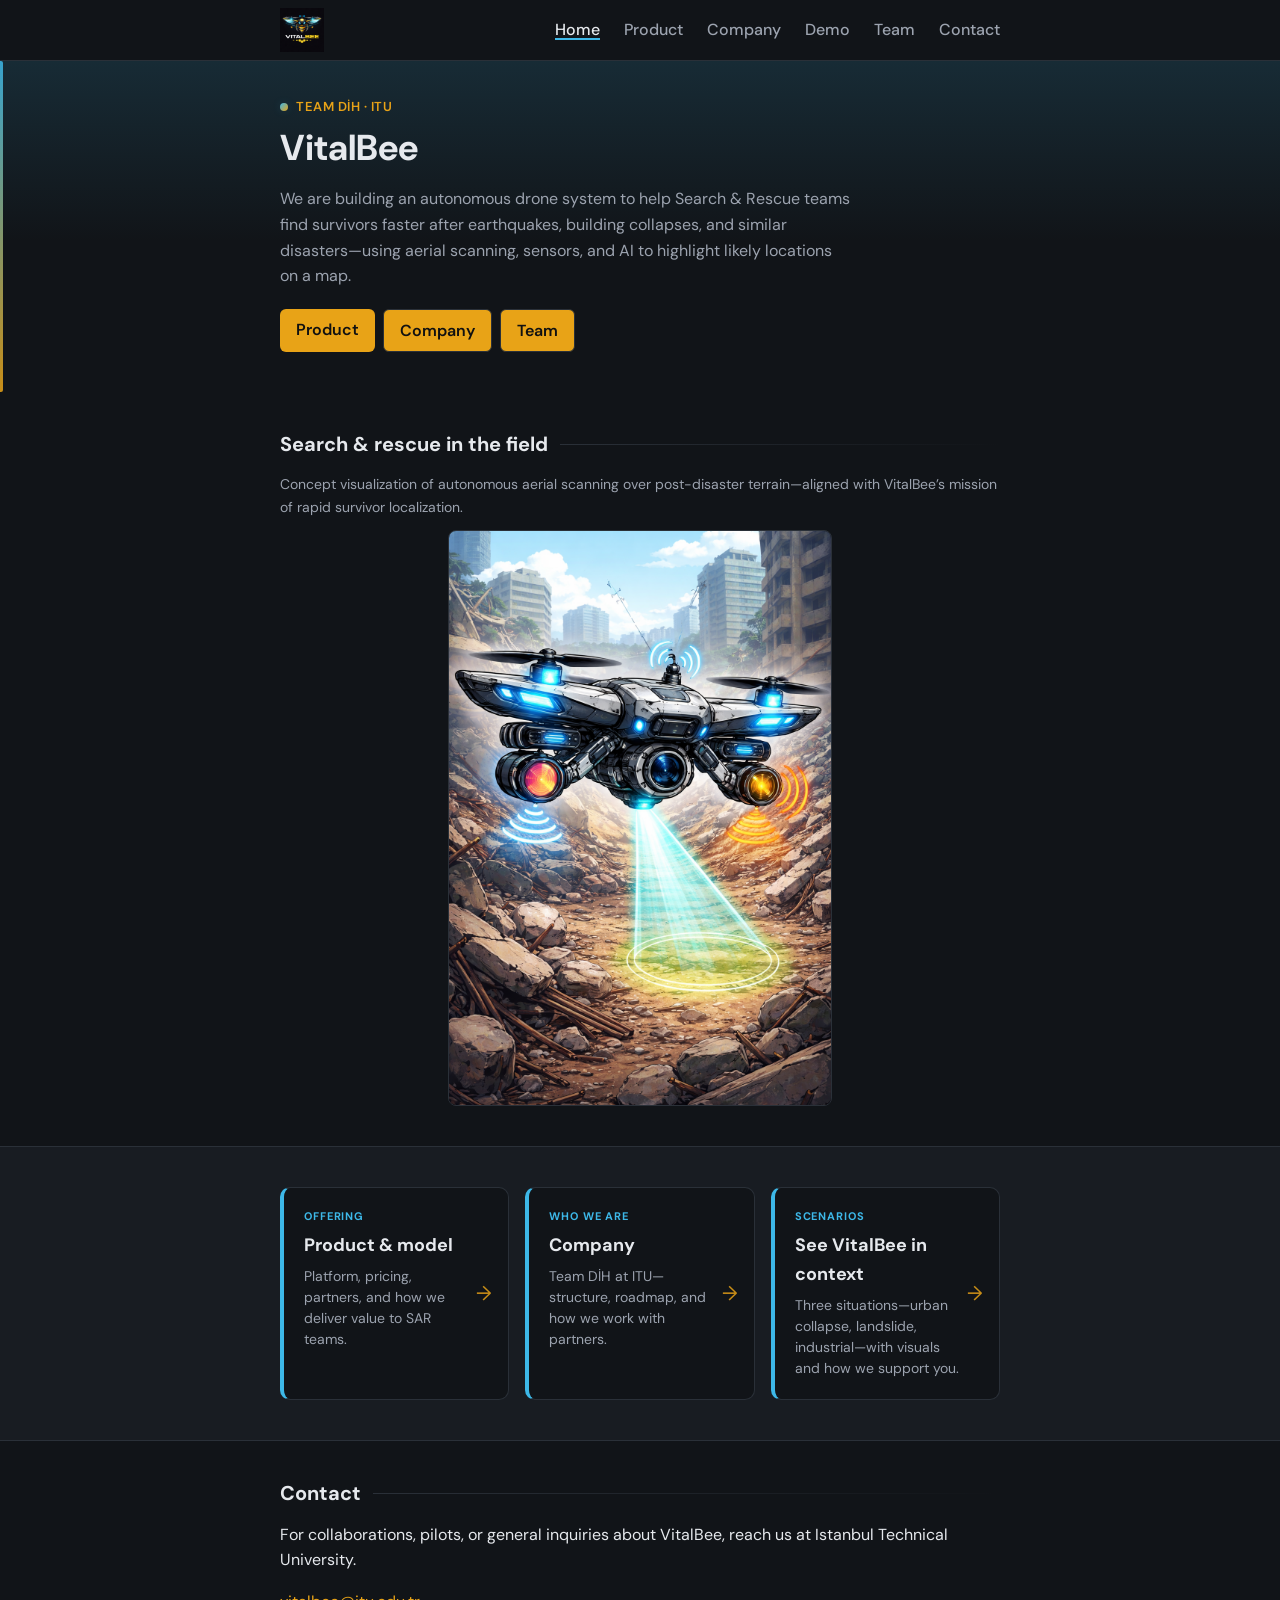
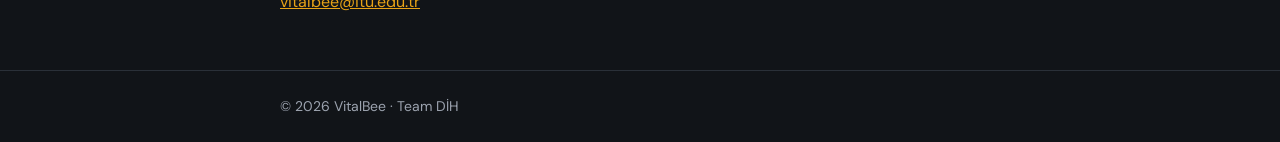
<file: index.html>
<!DOCTYPE html>
<html lang="en">
<head>
  <meta charset="UTF-8" />
  <meta name="viewport" content="width=device-width, initial-scale=1.0" />
  <meta name="description" content="VitalBee — drone-based survivor detection for Search & Rescue. Student project at ITU by Team DİH." />
  <title>VitalBee</title>
  <link rel="preconnect" href="https://fonts.googleapis.com" />
  <link rel="preconnect" href="https://fonts.gstatic.com" crossorigin />
  <link href="https://fonts.googleapis.com/css2?family=DM+Sans:wght@400;600;700&display=swap" rel="stylesheet" />
  <link rel="stylesheet" href="styles.css" />
</head>
<body>
  <header class="site-header">
    <div class="container header-inner">
      <a class="logo logo-with-mark" href="index.html">
        <img src="images/logo.png" alt="VitalBee" class="logo-mark" />
      </a>
      <button type="button" class="nav-toggle" aria-expanded="false" aria-controls="site-nav" aria-label="Menu">
        <span class="nav-toggle-bar"></span>
        <span class="nav-toggle-bar"></span>
        <span class="nav-toggle-bar"></span>
      </button>
      <nav class="site-nav" id="site-nav" aria-label="Main">
        <ul class="nav-list">
          <li><a href="index.html" aria-current="page">Home</a></li>
          <li><a href="product.html">Product</a></li>
          <li><a href="company.html">Company</a></li>
          <li><a href="demo.html">Demo</a></li>
          <li><a href="about.html">Team</a></li>
          <li><a href="#contact">Contact</a></li>
        </ul>
      </nav>
    </div>
  </header>

  <main id="main">
    <section class="block hero hero-marked">
      <div class="container">
        <p class="tag tag-cue"><span class="tag-dot" aria-hidden="true"></span> Team DİH · ITU</p>
        <h1>VitalBee</h1>
        <p class="intro">
          We are building an autonomous drone system to help Search &amp; Rescue teams find survivors faster after earthquakes, building collapses, and similar disasters—using aerial scanning, sensors, and AI to highlight likely locations on a map.
        </p>
        <p class="btn-row">
          <a class="btn" href="product.html">Product</a>
          <a class="btn btn-ghost" href="company.html">Company</a>
          <a class="btn btn-ghost" href="about.html">Team</a>
        </p>
      </div>
    </section>

    <section class="block">
      <div class="container">
        <h2 class="h-with-rule">Search &amp; rescue in the field</h2>
        <p class="hint">
          Concept visualization of autonomous aerial scanning over post-disaster terrain—aligned with VitalBee’s mission of rapid survivor localization.
        </p>
        <figure class="project-figure">
          <img src="images/drone.png" alt="VitalBee quadcopter scanning rubble with sensors and a downward scanning beam over a disaster zone." class="media-img project-visual" />
        </figure>
      </div>
    </section>

    <section class="block muted-bg">
      <div class="container">
        <h2 class="sr-only">Explore VitalBee</h2>
        <div class="teaser-grid">
          <a href="product.html" class="teaser-card">
            <span class="teaser-kicker">Offering</span>
            <span class="teaser-title">Product &amp; model</span>
            <span class="teaser-desc">Platform, pricing, partners, and how we deliver value to SAR teams.</span>
            <span class="teaser-arrow" aria-hidden="true">→</span>
          </a>
          <a href="company.html" class="teaser-card">
            <span class="teaser-kicker">Who we are</span>
            <span class="teaser-title">Company</span>
            <span class="teaser-desc">Team DİH at ITU—structure, roadmap, and how we work with partners.</span>
            <span class="teaser-arrow" aria-hidden="true">→</span>
          </a>
          <a href="demo.html" class="teaser-card">
            <span class="teaser-kicker">Scenarios</span>
            <span class="teaser-title">See VitalBee in context</span>
            <span class="teaser-desc">Three situations—urban collapse, landslide, industrial—with visuals and how we support you.</span>
            <span class="teaser-arrow" aria-hidden="true">→</span>
          </a>
        </div>
      </div>
    </section>

    <section class="block" id="contact">
      <div class="container">
        <h2 class="h-with-rule">Contact</h2>
        <p>For collaborations, pilots, or general inquiries about VitalBee, reach us at Istanbul Technical University.</p>
        <p><a href="mailto:vitalbee@itu.edu.tr">vitalbee@itu.edu.tr</a></p>
      </div>
    </section>
  </main>

  <footer class="site-footer">
    <div class="container footer-inner">
      <p>© <span class="footer-year"></span> VitalBee · Team DİH</p>
    </div>
  </footer>

  <script src="app.js" defer></script>
</body>
</html>
</file>
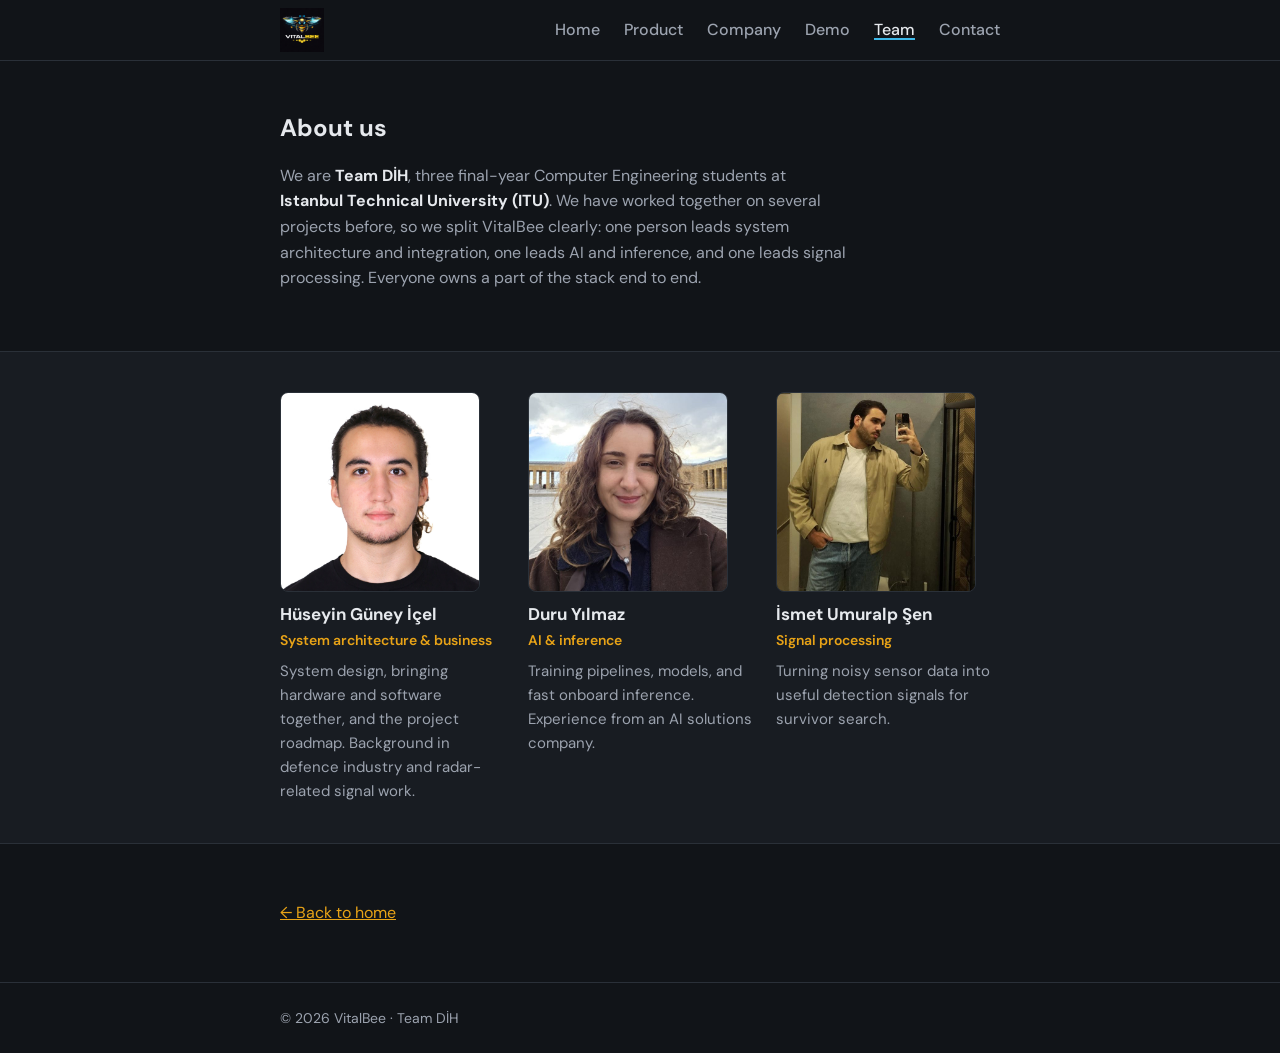
<file: about.html>
<!DOCTYPE html>
<html lang="en">
<head>
  <meta charset="UTF-8" />
  <meta name="viewport" content="width=device-width, initial-scale=1.0" />
  <meta name="description" content="About Team DİH — VitalBee." />
  <title>About us — VitalBee</title>
  <link rel="preconnect" href="https://fonts.googleapis.com" />
  <link rel="preconnect" href="https://fonts.gstatic.com" crossorigin />
  <link href="https://fonts.googleapis.com/css2?family=DM+Sans:wght@400;600;700&display=swap" rel="stylesheet" />
  <link rel="stylesheet" href="styles.css" />
</head>
<body>
  <header class="site-header">
    <div class="container header-inner">
      <a class="logo logo-with-mark" href="index.html">
        <img src="images/logo.png" alt="VitalBee" class="logo-mark" />
      </a>
      <button type="button" class="nav-toggle" aria-expanded="false" aria-controls="site-nav" aria-label="Menu">
        <span class="nav-toggle-bar"></span>
        <span class="nav-toggle-bar"></span>
        <span class="nav-toggle-bar"></span>
      </button>
      <nav class="site-nav" id="site-nav" aria-label="Main">
        <ul class="nav-list">
          <li><a href="index.html">Home</a></li>
          <li><a href="product.html">Product</a></li>
          <li><a href="company.html">Company</a></li>
          <li><a href="demo.html">Demo</a></li>
          <li><a href="about.html" aria-current="page">Team</a></li>
          <li><a href="index.html#contact">Contact</a></li>
        </ul>
      </nav>
    </div>
  </header>

  <main>
    <section class="block">
      <div class="container">
        <h1>About us</h1>
        <p class="intro">
          We are <strong>Team DİH</strong>, three final-year Computer Engineering students at <strong>Istanbul Technical University (ITU)</strong>. We have worked together on several projects before, so we split VitalBee clearly: one person leads system architecture and integration, one leads AI and inference, and one leads signal processing. Everyone owns a part of the stack end to end.
        </p>
      </div>
    </section>

    <section class="block muted-bg">
      <div class="container">
        <h2 class="sr-only">Team</h2>
        <ul class="team-list">
          <li class="person">
            <img src="images/guney.jpg" alt="Hüseyin Güney İçel" class="person-photo" />
            <h3>Hüseyin Güney İçel</h3>
            <p class="role">System architecture &amp; business</p>
            <p>System design, bringing hardware and software together, and the project roadmap. Background in defence industry and radar-related signal work.</p>
          </li>
          <li class="person">
            <img src="images/duru.png" alt="Duru Yılmaz" class="person-photo" />
            <h3>Duru Yılmaz</h3>
            <p class="role">AI &amp; inference</p>
            <p>Training pipelines, models, and fast onboard inference. Experience from an AI solutions company.</p>
          </li>
          <li class="person">
            <img src="images/umuralp.png" alt="İsmet Umuralp Şen" class="person-photo" />
            <h3>İsmet Umuralp Şen</h3>
            <p class="role">Signal processing</p>
            <p>Turning noisy sensor data into useful detection signals for survivor search.</p>
          </li>
        </ul>
      </div>
    </section>

    <section class="block">
      <div class="container">
        <p><a href="index.html">← Back to home</a></p>
      </div>
    </section>
  </main>

  <footer class="site-footer">
    <div class="container footer-inner">
      <p>© <span class="footer-year"></span> VitalBee · Team DİH</p>
    </div>
  </footer>

  <script src="app.js" defer></script>
</body>
</html>
</file>
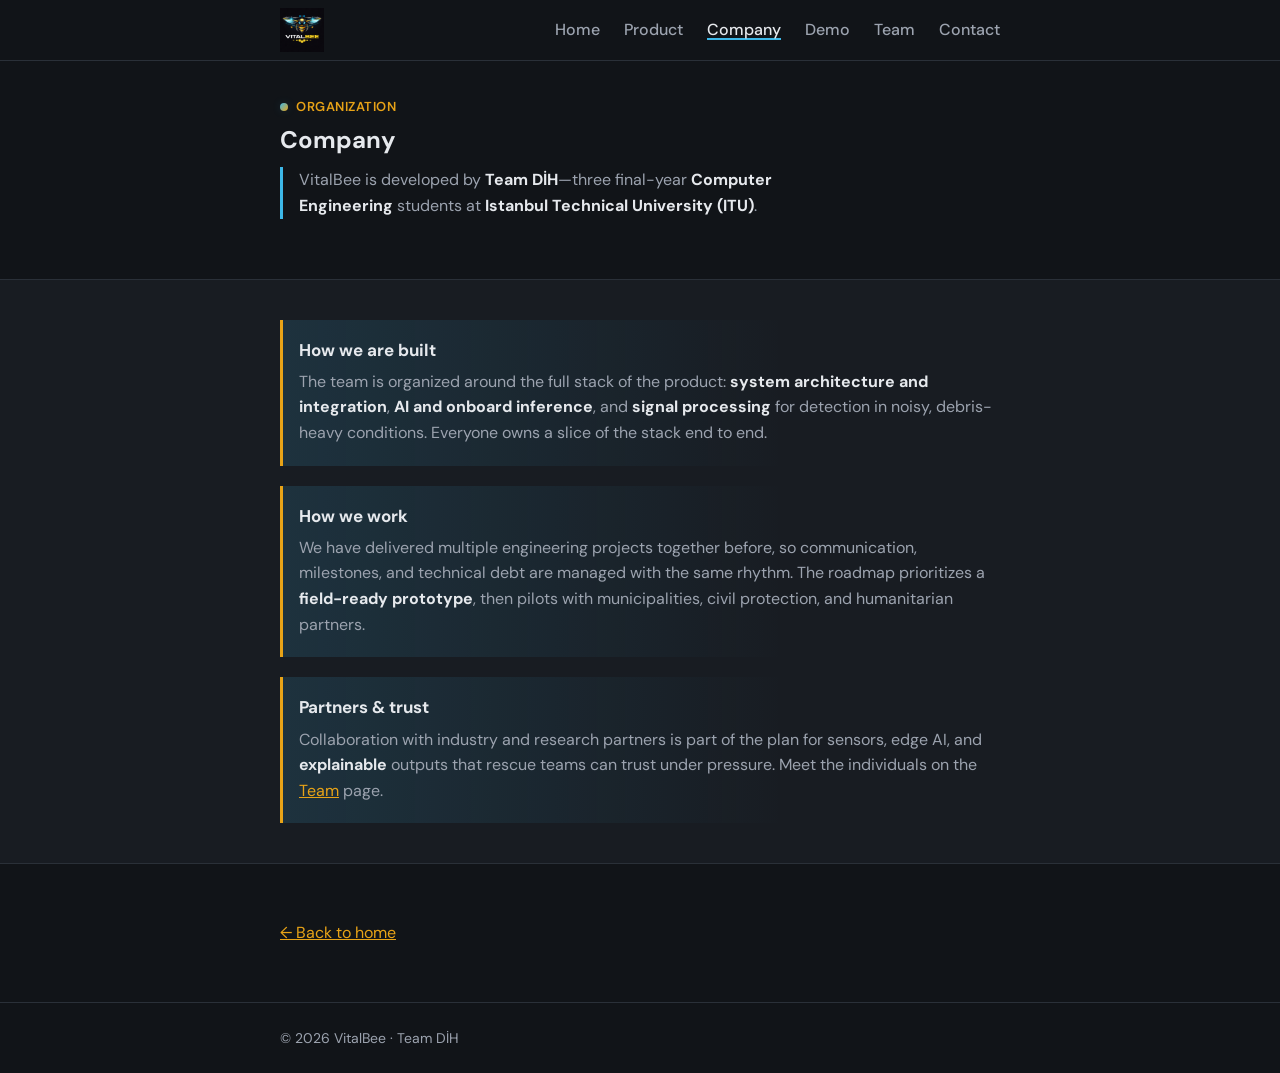
<file: company.html>
<!DOCTYPE html>
<html lang="en">
<head>
  <meta charset="UTF-8" />
  <meta name="viewport" content="width=device-width, initial-scale=1.0" />
  <meta name="description" content="Team DİH — the group behind VitalBee at Istanbul Technical University." />
  <title>Company — VitalBee</title>
  <link rel="preconnect" href="https://fonts.googleapis.com" />
  <link rel="preconnect" href="https://fonts.gstatic.com" crossorigin />
  <link href="https://fonts.googleapis.com/css2?family=DM+Sans:wght@400;600;700&display=swap" rel="stylesheet" />
  <link rel="stylesheet" href="styles.css" />
</head>
<body>
  <header class="site-header">
    <div class="container header-inner">
      <a class="logo logo-with-mark" href="index.html">
        <img src="images/logo.png" alt="VitalBee" class="logo-mark" />
      </a>
      <button type="button" class="nav-toggle" aria-expanded="false" aria-controls="site-nav" aria-label="Menu">
        <span class="nav-toggle-bar"></span>
        <span class="nav-toggle-bar"></span>
        <span class="nav-toggle-bar"></span>
      </button>
      <nav class="site-nav" id="site-nav" aria-label="Main">
        <ul class="nav-list">
          <li><a href="index.html">Home</a></li>
          <li><a href="product.html">Product</a></li>
          <li><a href="company.html" aria-current="page">Company</a></li>
          <li><a href="demo.html">Demo</a></li>
          <li><a href="about.html">Team</a></li>
          <li><a href="index.html#contact">Contact</a></li>
        </ul>
      </nav>
    </div>
  </header>

  <main>
    <section class="block page-intro">
      <div class="container">
        <p class="tag tag-cue"><span class="tag-dot" aria-hidden="true"></span> Organization</p>
        <h1>Company</h1>
        <p class="intro lead-bar">
          VitalBee is developed by <strong>Team DİH</strong>—three final-year <strong>Computer Engineering</strong> students at <strong>Istanbul Technical University (ITU)</strong>.
        </p>
      </div>
    </section>

    <section class="block muted-bg">
      <div class="container">
        <article class="panel-cue">
          <h2>How we are built</h2>
          <p>
            The team is organized around the full stack of the product: <strong>system architecture and integration</strong>, <strong>AI and onboard inference</strong>, and <strong>signal processing</strong> for detection in noisy, debris-heavy conditions. Everyone owns a slice of the stack end to end.
          </p>
        </article>
        <article class="panel-cue">
          <h2>How we work</h2>
          <p>
            We have delivered multiple engineering projects together before, so communication, milestones, and technical debt are managed with the same rhythm. The roadmap prioritizes a <strong>field-ready prototype</strong>, then pilots with municipalities, civil protection, and humanitarian partners.
          </p>
        </article>
        <article class="panel-cue">
          <h2>Partners &amp; trust</h2>
          <p>
            Collaboration with industry and research partners is part of the plan for sensors, edge AI, and <strong>explainable</strong> outputs that rescue teams can trust under pressure. Meet the individuals on the <a href="about.html">Team</a> page.
          </p>
        </article>
      </div>
    </section>

    <section class="block">
      <div class="container">
        <p><a href="index.html">← Back to home</a></p>
      </div>
    </section>
  </main>

  <footer class="site-footer">
    <div class="container footer-inner">
      <p>© <span class="footer-year"></span> VitalBee · Team DİH</p>
    </div>
  </footer>

  <script src="app.js" defer></script>
</body>
</html>
</file>
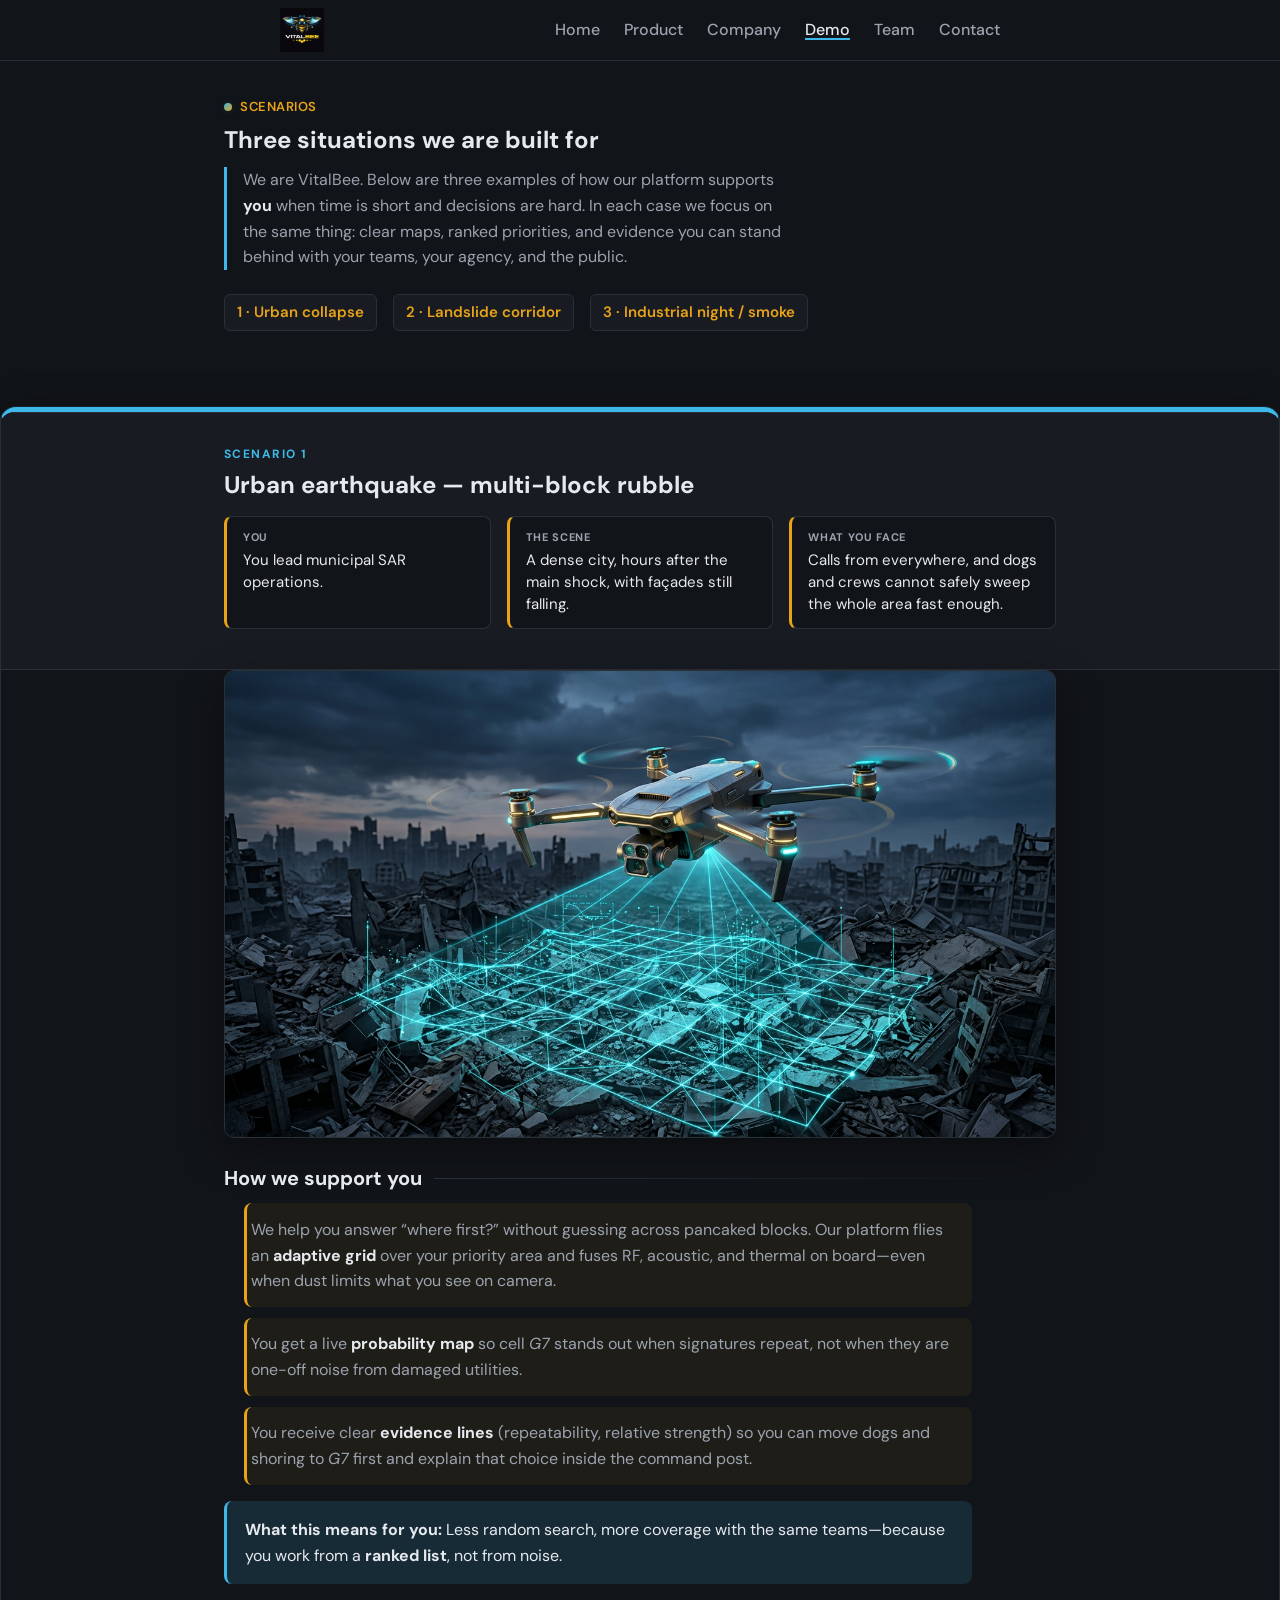
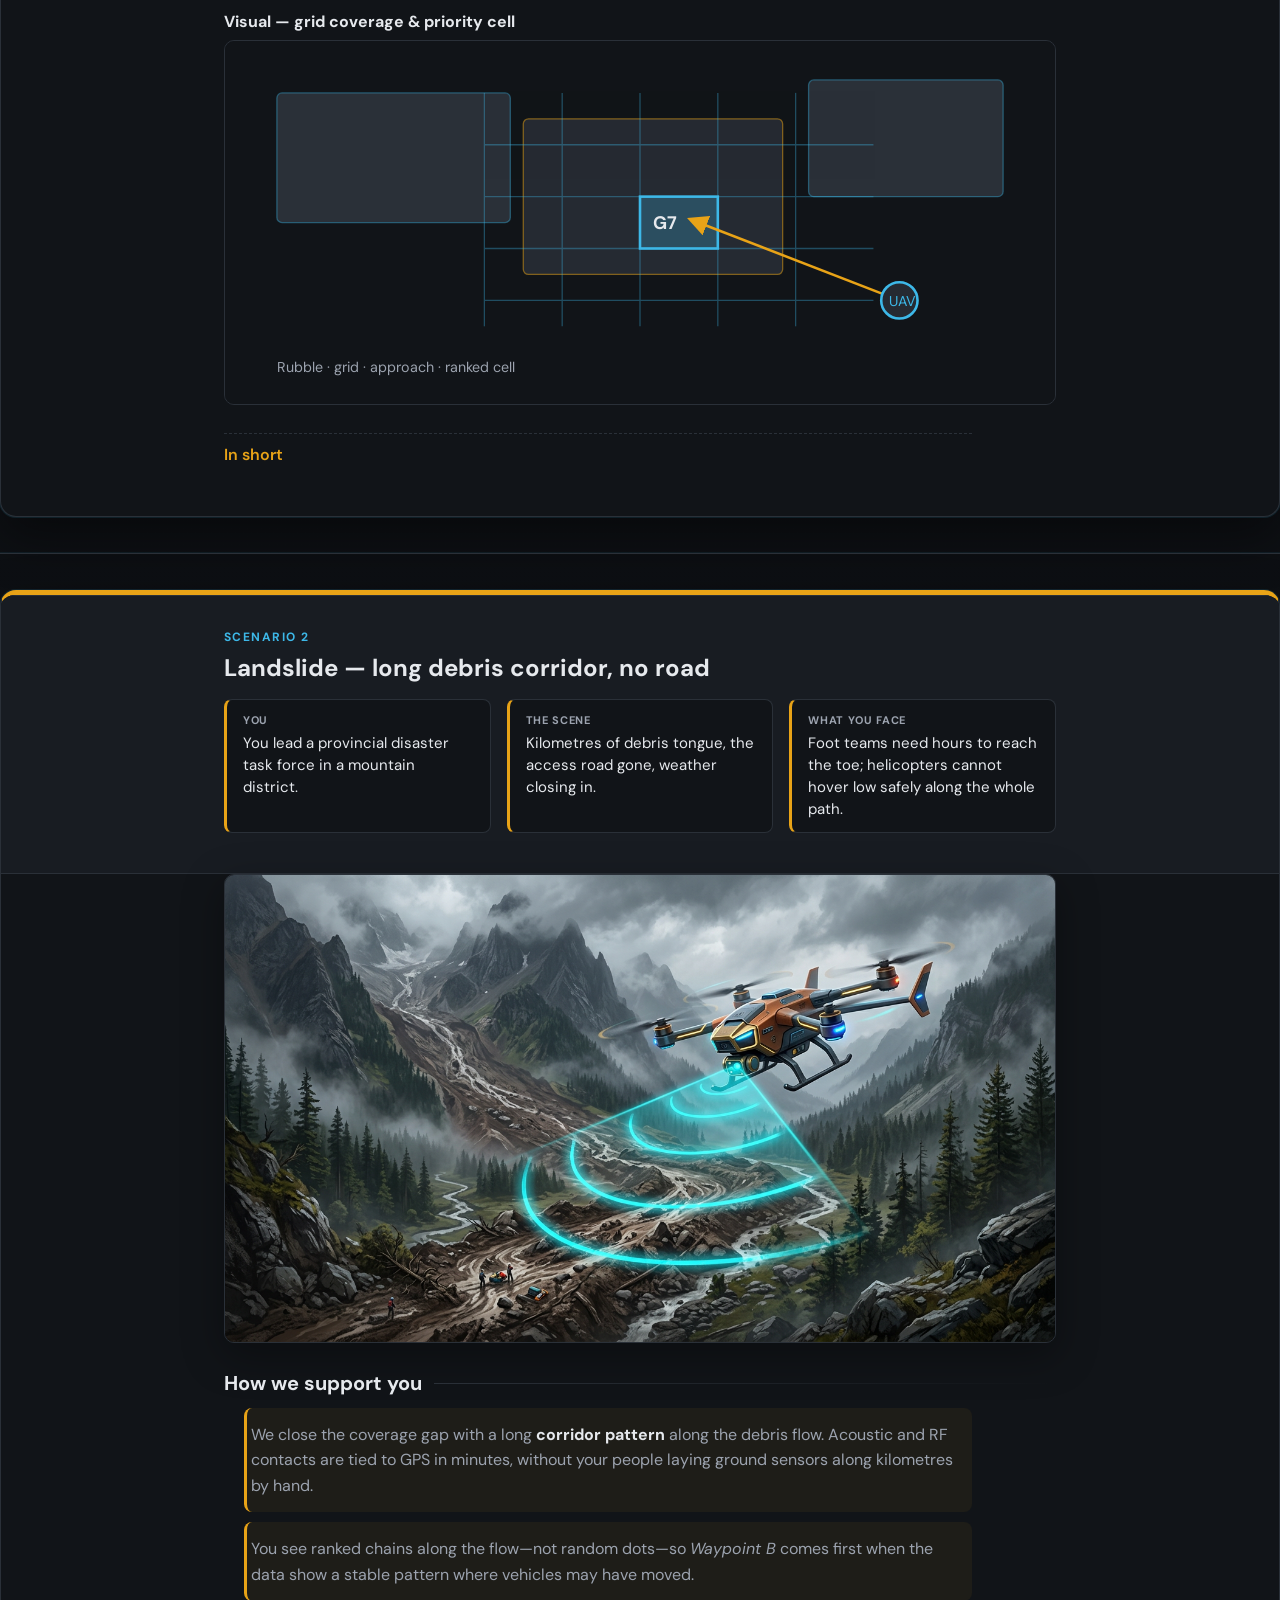
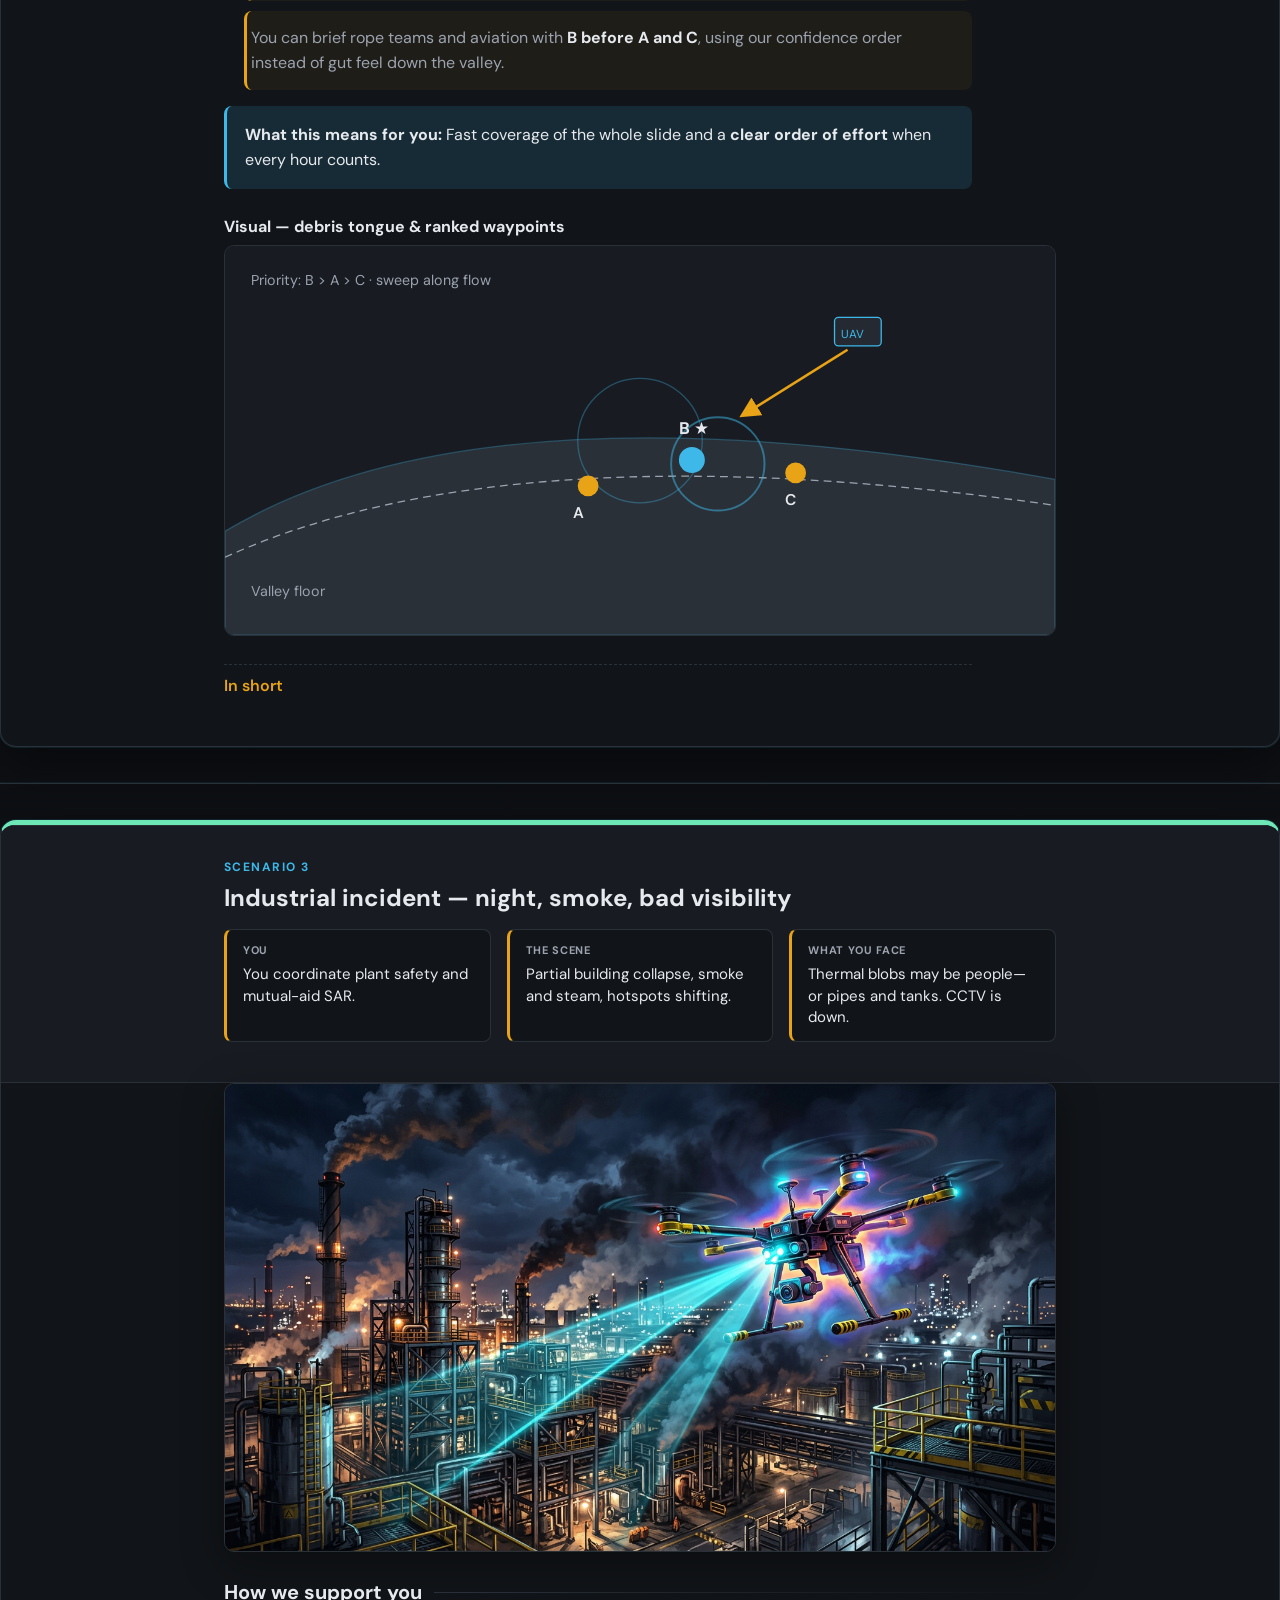
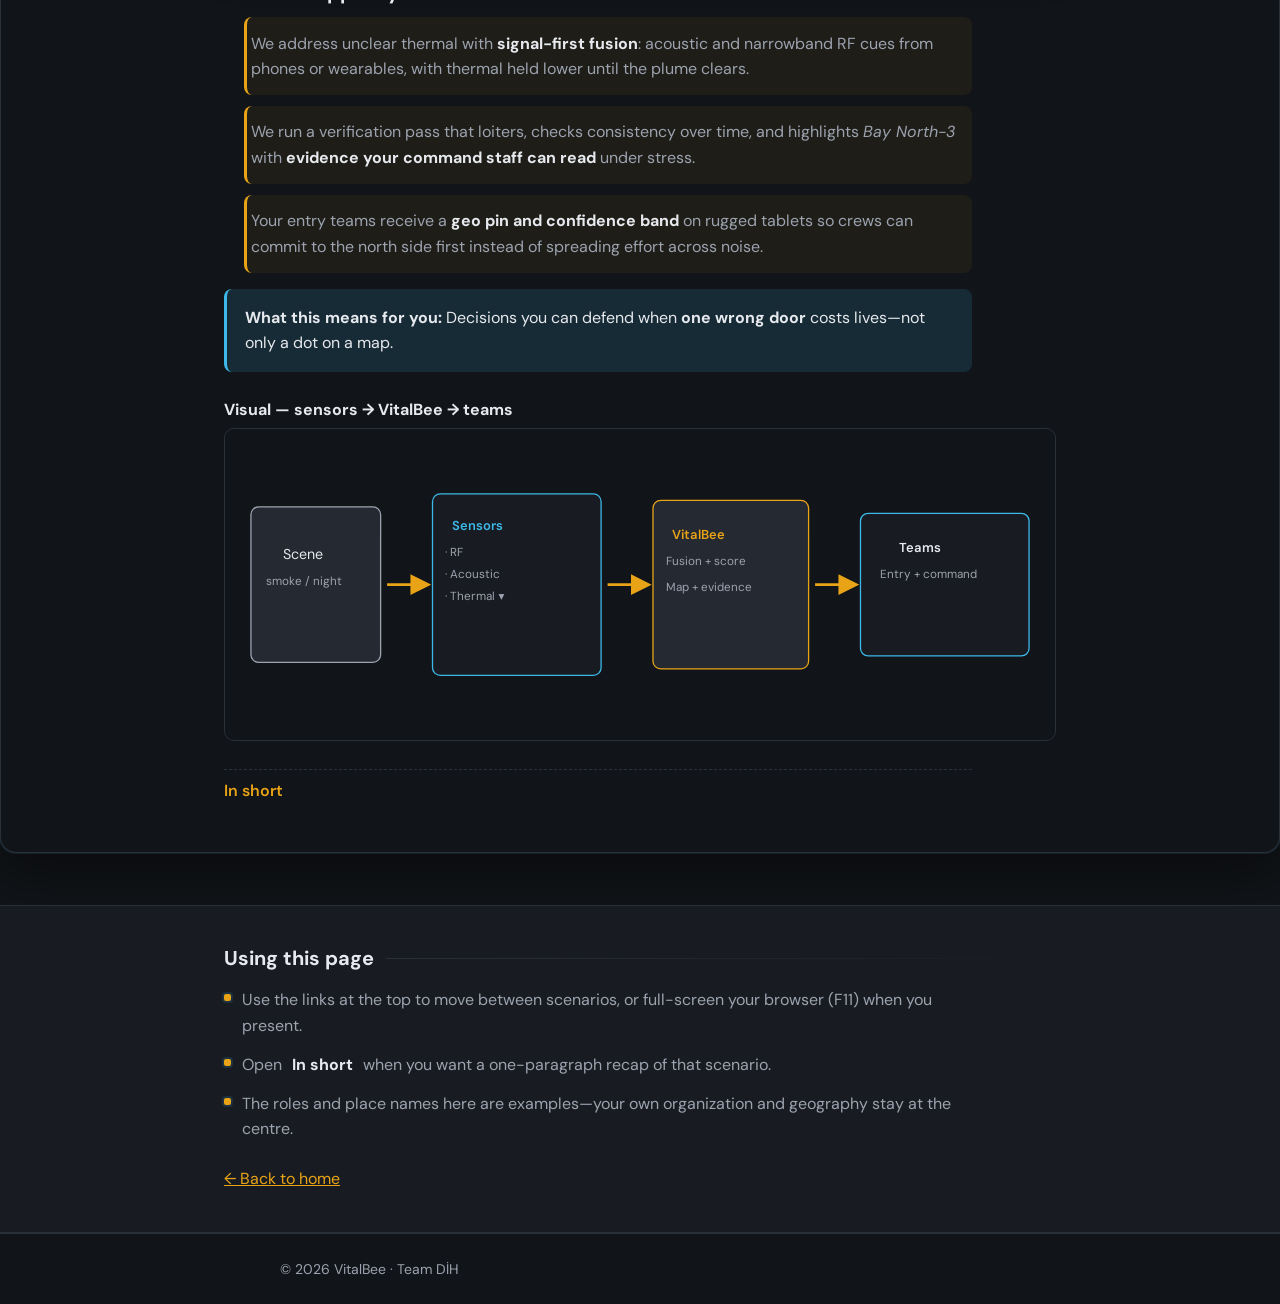
<file: demo.html>
<!DOCTYPE html>
<html lang="en">
<head>
  <meta charset="UTF-8" />
  <meta name="viewport" content="width=device-width, initial-scale=1.0" />
  <meta name="description" content="VitalBee: three real-world scenarios—urban SAR, landslide, industrial—and how we support you." />
  <title>Demo scenarios — VitalBee</title>
  <link rel="preconnect" href="https://fonts.googleapis.com" />
  <link rel="preconnect" href="https://fonts.gstatic.com" crossorigin />
  <link href="https://fonts.googleapis.com/css2?family=DM+Sans:wght@400;600;700&display=swap" rel="stylesheet" />
  <link rel="stylesheet" href="styles.css" />
</head>
<body>
  <header class="site-header">
    <div class="container header-inner">
      <a class="logo logo-with-mark" href="index.html">
        <img src="images/logo.png" alt="VitalBee" class="logo-mark" />
      </a>
      <button type="button" class="nav-toggle" aria-expanded="false" aria-controls="site-nav" aria-label="Menu">
        <span class="nav-toggle-bar"></span>
        <span class="nav-toggle-bar"></span>
        <span class="nav-toggle-bar"></span>
      </button>
      <nav class="site-nav" id="site-nav" aria-label="Main">
        <ul class="nav-list">
          <li><a href="index.html">Home</a></li>
          <li><a href="product.html">Product</a></li>
          <li><a href="company.html">Company</a></li>
          <li><a href="demo.html" aria-current="page">Demo</a></li>
          <li><a href="about.html">Team</a></li>
          <li><a href="index.html#contact">Contact</a></li>
        </ul>
      </nav>
    </div>
  </header>

  <main>
    <section class="block page-intro demo-intro">
      <div class="container container-wide">
        <p class="tag tag-cue"><span class="tag-dot" aria-hidden="true"></span> Scenarios</p>
        <h1>Three situations we are built for</h1>
        <p class="intro lead-bar">
          We are VitalBee. Below are three examples of how our platform supports <strong>you</strong> when time is short and decisions are hard. In each case we focus on the same thing: clear maps, ranked priorities, and evidence you can stand behind with your teams, your agency, and the public.
        </p>
        <nav class="scenario-toc" aria-label="Jump to scenarios">
          <a href="#scenario-1">1 · Urban collapse</a>
          <a href="#scenario-2">2 · Landslide corridor</a>
          <a href="#scenario-3">3 · Industrial night / smoke</a>
        </nav>
      </div>
    </section>

    <div class="scenario-stack">
      <!-- Scenario 1 -->
      <article class="scenario-article scenario-article--1" id="scenario-1">
        <div class="scenario-shell">
          <header class="scenario-header block muted-bg">
            <div class="container container-wide">
              <p class="scenario-index">Scenario 1</p>
              <h2>Urban earthquake — multi-block rubble</h2>
              <dl class="scenario-meta">
                <div><dt>You</dt><dd>You lead municipal SAR operations.</dd></div>
                <div><dt>The scene</dt><dd>A dense city, hours after the main shock, with façades still falling.</dd></div>
                <div><dt>What you face</dt><dd>Calls from everywhere, and dogs and crews cannot safely sweep the whole area fast enough.</dd></div>
              </dl>
            </div>
          </header>
          <div class="block scenario-body-wrap">
            <div class="container container-wide scenario-body">
              <figure class="scenario-figure">
                <picture>
                  <source srcset="images/demo-scenario-1.png" type="image/png" />
                  <img src="images/scenario-urban-art.svg" alt="VitalBee over urban rubble: cyan scan grid and priority cell." class="scenario-hero-img" width="1200" height="675" />
                </picture>
              </figure>
              <section class="scenario-narrative">
                <h3 class="h-with-rule">How we support you</h3>
                <ul class="scenario-steps scenario-pitch-list">
                  <li>We help you answer “where first?” without guessing across pancaked blocks. Our platform flies an <strong>adaptive grid</strong> over your priority area and fuses RF, acoustic, and thermal on board—even when dust limits what you see on camera.</li>
                  <li>You get a live <strong>probability map</strong> so cell <em>G7</em> stands out when signatures repeat, not when they are one-off noise from damaged utilities.</li>
                  <li>You receive clear <strong>evidence lines</strong> (repeatability, relative strength) so you can move dogs and shoring to <em>G7</em> first and explain that choice inside the command post.</li>
                </ul>
                <p class="scenario-outcome"><strong>What this means for you:</strong> Less random search, more coverage with the same teams—because you work from a <strong>ranked list</strong>, not from noise.</p>
              </section>
              <div class="diagram-wrap">
                <h3 class="diagram-title">Visual — grid coverage &amp; priority cell</h3>
                <figure class="diagram-figure">
                  <svg class="diagram-svg" viewBox="0 0 640 280" role="img" aria-labelledby="svg1-title svg1-desc">
                    <title id="svg1-title">Top-down search grid over collapsed blocks</title>
                    <desc id="svg1-desc">Three building footprints as rubble piles, a cyan grid, flight path, and highlighted priority cell G7.</desc>
                    <rect width="640" height="280" fill="#111418" />
                    <rect x="40" y="40" width="180" height="100" rx="4" fill="#2a3038" stroke="#3db8e8" stroke-opacity="0.4" />
                    <rect x="230" y="60" width="200" height="120" rx="4" fill="#252a32" stroke="#e8a317" stroke-opacity="0.5" />
                    <rect x="450" y="30" width="150" height="90" rx="4" fill="#2a3038" stroke="#3db8e8" stroke-opacity="0.4" />
                    <g stroke="#3db8e8" stroke-width="1" opacity="0.35">
                      <line x1="200" y1="40" x2="200" y2="220" /><line x1="260" y1="40" x2="260" y2="220" />
                      <line x1="320" y1="40" x2="320" y2="220" /><line x1="380" y1="40" x2="380" y2="220" />
                      <line x1="440" y1="40" x2="440" y2="220" />
                      <line x1="200" y1="80" x2="500" y2="80" /><line x1="200" y1="120" x2="500" y2="120" />
                      <line x1="200" y1="160" x2="500" y2="160" /><line x1="200" y1="200" x2="500" y2="200" />
                    </g>
                    <rect x="320" y="120" width="60" height="40" fill="rgba(61,184,232,0.25)" stroke="#3db8e8" stroke-width="2" />
                    <text x="330" y="145" fill="#e6e9ed" font-family="DM Sans, system-ui, sans-serif" font-size="14" font-weight="700">G7</text>
                    <path d="M 520 200 L 360 138" stroke="#e8a317" stroke-width="2" fill="none" marker-end="url(#m1-arr)" />
                    <circle cx="520" cy="200" r="14" fill="#252a32" stroke="#3db8e8" stroke-width="2" />
                    <text x="512" y="204" fill="#3db8e8" font-family="DM Sans, system-ui, sans-serif" font-size="11">UAV</text>
                    <defs>
                      <marker id="m1-arr" markerWidth="8" markerHeight="8" refX="6" refY="4" orient="auto">
                        <path d="M0,0 L8,4 L0,8 Z" fill="#e8a317" />
                      </marker>
                    </defs>
                    <text x="40" y="255" fill="#9ca3af" font-family="DM Sans, system-ui, sans-serif" font-size="11">Rubble · grid · approach · ranked cell</text>
                  </svg>
                </figure>
              </div>
              <details class="presenter-notes">
                <summary>In short</summary>
                <p>Unlike video-only flights, we give you <strong>one ranked map</strong> you can cite when agencies or the press ask why you prioritized one pile first.</p>
              </details>
            </div>
          </div>
        </div>
      </article>

      <!-- Scenario 2 -->
      <article class="scenario-article scenario-article--2" id="scenario-2">
        <div class="scenario-shell">
          <header class="scenario-header block muted-bg">
            <div class="container container-wide">
              <p class="scenario-index">Scenario 2</p>
              <h2>Landslide — long debris corridor, no road</h2>
              <dl class="scenario-meta">
                <div><dt>You</dt><dd>You lead a provincial disaster task force in a mountain district.</dd></div>
                <div><dt>The scene</dt><dd>Kilometres of debris tongue, the access road gone, weather closing in.</dd></div>
                <div><dt>What you face</dt><dd>Foot teams need hours to reach the toe; helicopters cannot hover low safely along the whole path.</dd></div>
              </dl>
            </div>
          </header>
          <div class="block scenario-body-wrap">
            <div class="container container-wide scenario-body">
              <figure class="scenario-figure">
                <picture>
                  <source srcset="images/demo-scenario-2.png" type="image/png" />
                  <img src="images/scenario-landslide-art.svg" alt="VitalBee sweeping a landslide corridor with ranked waypoints." class="scenario-hero-img" width="1200" height="675" />
                </picture>
              </figure>
              <section class="scenario-narrative">
                <h3 class="h-with-rule">How we support you</h3>
                <ul class="scenario-steps scenario-pitch-list">
                  <li>We close the coverage gap with a long <strong>corridor pattern</strong> along the debris flow. Acoustic and RF contacts are tied to GPS in minutes, without your people laying ground sensors along kilometres by hand.</li>
                  <li>You see ranked chains along the flow—not random dots—so <em>Waypoint B</em> comes first when the data show a stable pattern where vehicles may have moved.</li>
                  <li>You can brief rope teams and aviation with <strong>B before A and C</strong>, using our confidence order instead of gut feel down the valley.</li>
                </ul>
                <p class="scenario-outcome"><strong>What this means for you:</strong> Fast coverage of the whole slide and a <strong>clear order of effort</strong> when every hour counts.</p>
              </section>
              <div class="diagram-wrap">
                <h3 class="diagram-title">Visual — debris tongue &amp; ranked waypoints</h3>
                <figure class="diagram-figure">
                  <svg class="diagram-svg" viewBox="0 0 640 300" role="img" aria-labelledby="svg2-title svg2-desc">
                    <title id="svg2-title">Cross-section of landslide with drone sweep and waypoints</title>
                    <desc id="svg2-desc">Slope profile, debris flow, three waypoints A B C by priority, and UAV sweep arcs.</desc>
                    <rect width="640" height="300" fill="#181c22" />
                    <path d="M 0 220 Q 200 100 640 180 L 640 300 L 0 300 Z" fill="#2a3038" stroke="#3db8e8" stroke-opacity="0.3" />
                    <path d="M 0 240 Q 220 140 640 200" fill="none" stroke="#9ca3af" stroke-width="1" stroke-dasharray="6 4" />
                    <text x="20" y="270" fill="#9ca3af" font-size="11" font-family="DM Sans, system-ui, sans-serif">Valley floor</text>
                    <circle cx="380" cy="168" r="36" stroke="#3db8e8" stroke-width="1.5" fill="none" opacity="0.5" />
                    <circle cx="320" cy="150" r="48" stroke="#3db8e8" stroke-width="1" fill="none" opacity="0.35" />
                    <path d="M 480 80 L 400 130" stroke="#e8a317" stroke-width="2" fill="none" marker-end="url(#m2-arr)" />
                    <rect x="470" y="55" width="36" height="22" rx="3" fill="#252a32" stroke="#3db8e8" />
                    <text x="475" y="71" fill="#3db8e8" font-size="9" font-family="DM Sans, system-ui, sans-serif">UAV</text>
                    <circle cx="280" cy="185" r="8" fill="#e8a317" /><text x="268" y="210" fill="#e6e9ed" font-size="12" font-weight="600" font-family="DM Sans, system-ui, sans-serif">A</text>
                    <circle cx="360" cy="165" r="10" fill="#3db8e8" /><text x="350" y="145" fill="#e6e9ed" font-size="13" font-weight="700" font-family="DM Sans, system-ui, sans-serif">B ★</text>
                    <circle cx="440" cy="175" r="8" fill="#e8a317" /><text x="432" y="200" fill="#e6e9ed" font-size="12" font-weight="600" font-family="DM Sans, system-ui, sans-serif">C</text>
                    <defs>
                      <marker id="m2-arr" markerWidth="8" markerHeight="8" refX="6" refY="4" orient="auto">
                        <path d="M0,0 L8,4 L0,8 Z" fill="#e8a317" />
                      </marker>
                    </defs>
                    <text x="20" y="30" fill="#9ca3af" font-size="11" font-family="DM Sans, system-ui, sans-serif">Priority: B &gt; A &gt; C · sweep along flow</text>
                  </svg>
                </figure>
              </div>
              <details class="presenter-notes">
                <summary>In short</summary>
                <p>We give you mobility that ground-only tools cannot match along a long corridor. If visibility drops, our signal layers still tell the story—<strong>coverage and ranking</strong>, not only video.</p>
              </details>
            </div>
          </div>
        </div>
      </article>

      <!-- Scenario 3 -->
      <article class="scenario-article scenario-article--3" id="scenario-3">
        <div class="scenario-shell">
          <header class="scenario-header block muted-bg">
            <div class="container container-wide">
              <p class="scenario-index">Scenario 3</p>
              <h2>Industrial incident — night, smoke, bad visibility</h2>
              <dl class="scenario-meta">
                <div><dt>You</dt><dd>You coordinate plant safety and mutual-aid SAR.</dd></div>
                <div><dt>The scene</dt><dd>Partial building collapse, smoke and steam, hotspots shifting.</dd></div>
                <div><dt>What you face</dt><dd>Thermal blobs may be people—or pipes and tanks. CCTV is down.</dd></div>
              </dl>
            </div>
          </header>
          <div class="block scenario-body-wrap">
            <div class="container container-wide scenario-body">
              <figure class="scenario-figure">
                <picture>
                  <source srcset="images/demo-scenario-3.png" type="image/png" />
                  <img src="images/scenario-industrial-art.svg" alt="VitalBee at night over industrial smoke: sensor fusion to teams." class="scenario-hero-img" width="1200" height="675" />
                </picture>
              </figure>
              <section class="scenario-narrative">
                <h3 class="h-with-rule">How we support you</h3>
                <ul class="scenario-steps scenario-pitch-list">
                  <li>We address unclear thermal with <strong>signal-first fusion</strong>: acoustic and narrowband RF cues from phones or wearables, with thermal held lower until the plume clears.</li>
                  <li>We run a verification pass that loiters, checks consistency over time, and highlights <em>Bay North-3</em> with <strong>evidence your command staff can read</strong> under stress.</li>
                  <li>Your entry teams receive a <strong>geo pin and confidence band</strong> on rugged tablets so crews can commit to the north side first instead of spreading effort across noise.</li>
                </ul>
                <p class="scenario-outcome"><strong>What this means for you:</strong> Decisions you can defend when <strong>one wrong door</strong> costs lives—not only a dot on a map.</p>
              </section>
              <div class="diagram-wrap">
                <h3 class="diagram-title">Visual — sensors → VitalBee → teams</h3>
                <figure class="diagram-figure">
                  <svg class="diagram-svg" viewBox="0 0 640 240" role="img" aria-labelledby="svg3-title svg3-desc">
                    <title id="svg3-title">Block flow from environment to response team</title>
                    <desc id="svg3-desc">Smoke-limited scene feeds RF, acoustic, and thermal into VitalBee fusion, then dashboard, then entry team.</desc>
                    <rect width="640" height="240" fill="#111418" />
                    <rect x="20" y="60" width="100" height="120" rx="6" fill="#252a32" stroke="#9ca3af" />
                    <text x="45" y="100" fill="#e6e9ed" font-size="11" font-family="DM Sans, system-ui, sans-serif">Scene</text>
                    <text x="32" y="120" fill="#9ca3af" font-size="9" font-family="DM Sans, system-ui, sans-serif">smoke / night</text>
                    <path d="M 125 120 L 155 120" stroke="#e8a317" stroke-width="2" marker-end="url(#m3-arr)" />
                    <rect x="160" y="50" width="130" height="140" rx="6" fill="#181c22" stroke="#3db8e8" />
                    <text x="175" y="78" fill="#3db8e8" font-size="10" font-weight="600" font-family="DM Sans, system-ui, sans-serif">Sensors</text>
                    <text x="170" y="98" fill="#9ca3af" font-size="9" font-family="DM Sans, system-ui, sans-serif">· RF</text>
                    <text x="170" y="115" fill="#9ca3af" font-size="9" font-family="DM Sans, system-ui, sans-serif">· Acoustic</text>
                    <text x="170" y="132" fill="#9ca3af" font-size="9" font-family="DM Sans, system-ui, sans-serif">· Thermal ▾</text>
                    <path d="M 295 120 L 325 120" stroke="#e8a317" stroke-width="2" marker-end="url(#m3-arr)" />
                    <rect x="330" y="55" width="120" height="130" rx="6" fill="#252a32" stroke="#e8a317" />
                    <text x="345" y="85" fill="#e8a317" font-size="10" font-weight="600" font-family="DM Sans, system-ui, sans-serif">VitalBee</text>
                    <text x="340" y="105" fill="#9ca3af" font-size="9" font-family="DM Sans, system-ui, sans-serif">Fusion + score</text>
                    <text x="340" y="125" fill="#9ca3af" font-size="9" font-family="DM Sans, system-ui, sans-serif">Map + evidence</text>
                    <path d="M 455 120 L 485 120" stroke="#e8a317" stroke-width="2" marker-end="url(#m3-arr)" />
                    <rect x="490" y="65" width="130" height="110" rx="6" fill="#181c22" stroke="#3db8e8" />
                    <text x="520" y="95" fill="#e6e9ed" font-size="10" font-weight="600" font-family="DM Sans, system-ui, sans-serif">Teams</text>
                    <text x="505" y="115" fill="#9ca3af" font-size="9" font-family="DM Sans, system-ui, sans-serif">Entry + command</text>
                    <defs>
                      <marker id="m3-arr" markerWidth="8" markerHeight="8" refX="6" refY="4" orient="auto">
                        <path d="M0,0 L8,4 L0,8 Z" fill="#e8a317" />
                      </marker>
                    </defs>
                  </svg>
                </figure>
              </div>
              <details class="presenter-notes">
                <summary>In short</summary>
                <p>In a plant emergency you need more than a black box. We put <strong>evidence next to the pin</strong> so you and mutual-aid command can agree fast.</p>
              </details>
            </div>
          </div>
        </div>
      </article>
    </div>

    <section class="block muted-bg">
      <div class="container container-wide">
        <h2 class="h-with-rule">Using this page</h2>
        <ul class="cue-list">
          <li><span class="cue-bullet" aria-hidden="true"></span> Use the links at the top to move between scenarios, or full-screen your browser (F11) when you present.</li>
          <li><span class="cue-bullet" aria-hidden="true"></span> Open <strong>In short</strong> when you want a one-paragraph recap of that scenario.</li>
          <li><span class="cue-bullet" aria-hidden="true"></span> The roles and place names here are examples—your own organization and geography stay at the centre.</li>
        </ul>
        <p class="back-link"><a href="index.html">← Back to home</a></p>
      </div>
    </section>
  </main>

  <footer class="site-footer">
    <div class="container footer-inner">
      <p>© <span class="footer-year"></span> VitalBee · Team DİH</p>
    </div>
  </footer>

  <script src="app.js" defer></script>
</body>
</html>
</file>
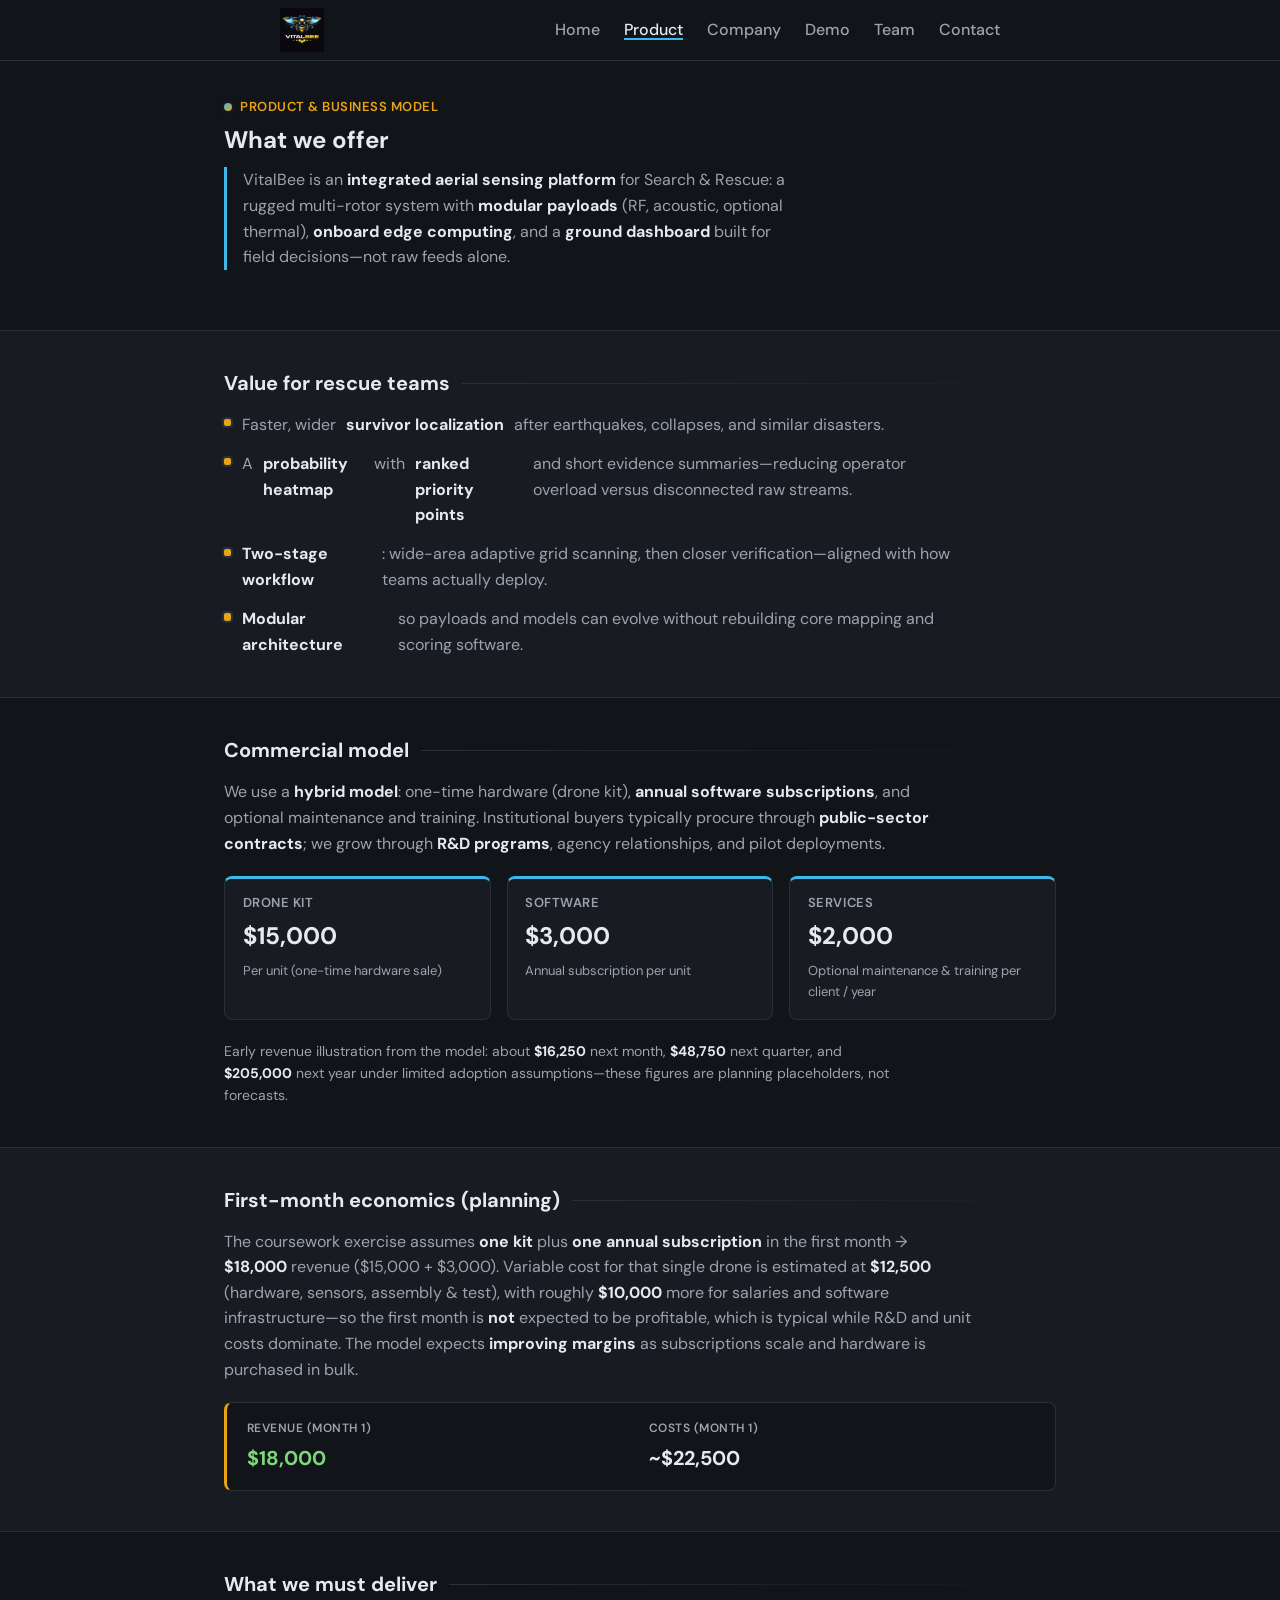
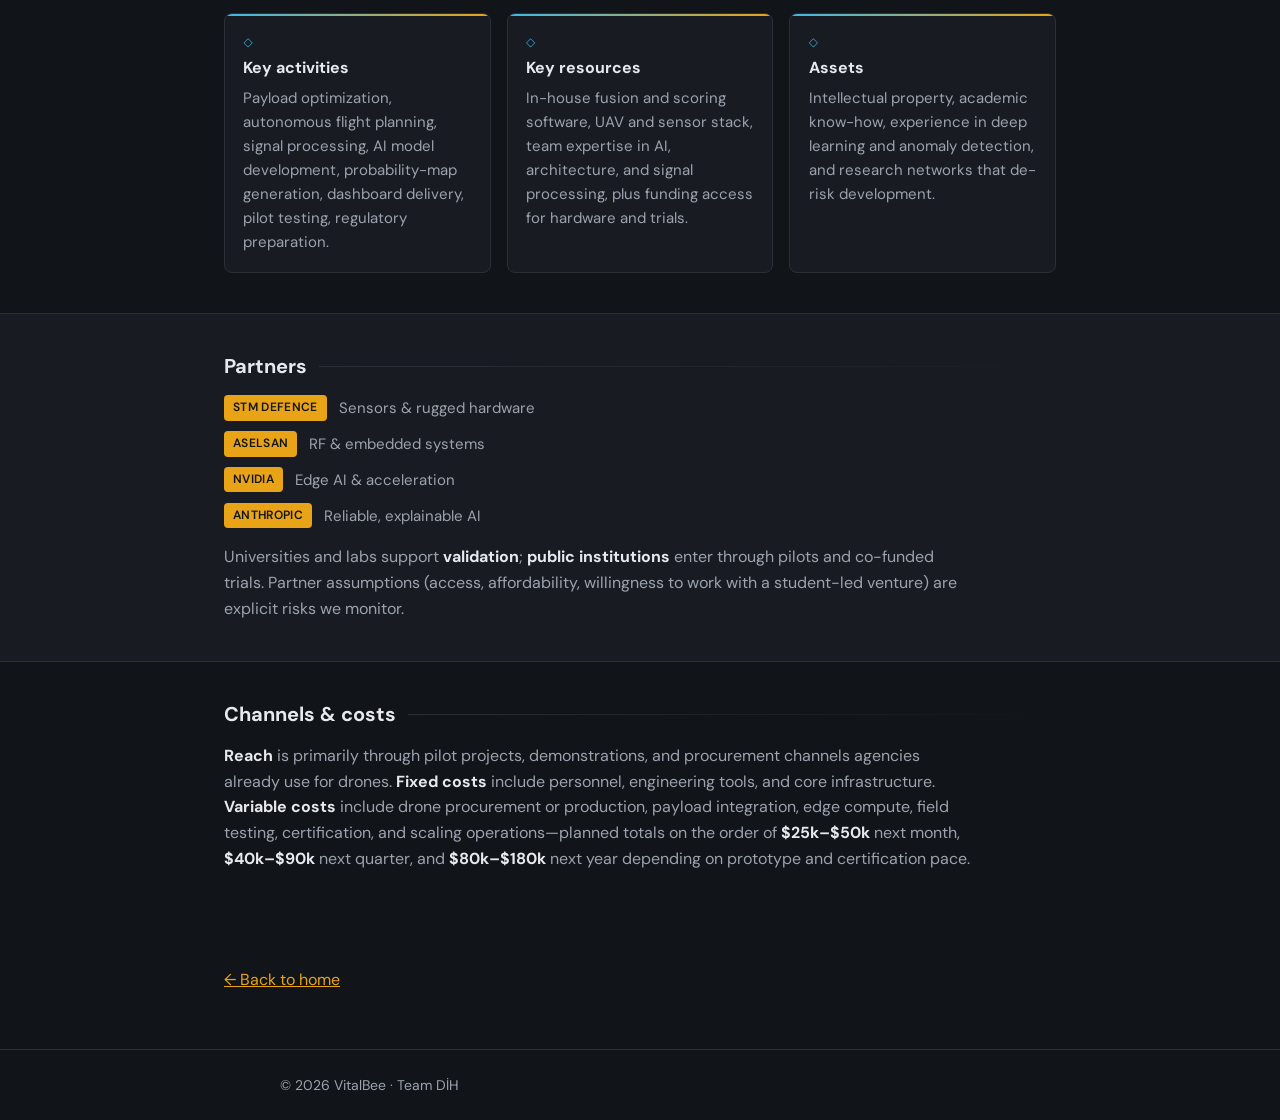
<file: product.html>
<!doctype html>
<html lang="en">
  <head>
    <meta charset="UTF-8" />
    <meta name="viewport" content="width=device-width, initial-scale=1.0" />
    <meta
      name="description"
      content="VitalBee product: aerial survivor-detection platform, pricing model, partners, and delivery plan."
    />
    <title>Product — VitalBee</title>
    <link rel="preconnect" href="https://fonts.googleapis.com" />
    <link rel="preconnect" href="https://fonts.gstatic.com" crossorigin />
    <link
      href="https://fonts.googleapis.com/css2?family=DM+Sans:wght@400;600;700&display=swap"
      rel="stylesheet"
    />
    <link rel="stylesheet" href="styles.css" />
  </head>
  <body>
    <header class="site-header">
      <div class="container header-inner">
        <a class="logo logo-with-mark" href="index.html">
          <img src="images/logo.png" alt="VitalBee" class="logo-mark" />
        </a>
        <button
          type="button"
          class="nav-toggle"
          aria-expanded="false"
          aria-controls="site-nav"
          aria-label="Menu"
        >
          <span class="nav-toggle-bar"></span>
          <span class="nav-toggle-bar"></span>
          <span class="nav-toggle-bar"></span>
        </button>
        <nav class="site-nav" id="site-nav" aria-label="Main">
          <ul class="nav-list">
            <li><a href="index.html">Home</a></li>
            <li><a href="product.html" aria-current="page">Product</a></li>
          <li><a href="company.html">Company</a></li>
          <li><a href="demo.html">Demo</a></li>
          <li><a href="about.html">Team</a></li>
            <li><a href="index.html#contact">Contact</a></li>
          </ul>
        </nav>
      </div>
    </header>

    <main>
      <section class="block page-intro">
        <div class="container container-wide">
          <p class="tag tag-cue">
            <span class="tag-dot" aria-hidden="true"></span> Product &amp;
            business model
          </p>
          <h1>What we offer</h1>
          <p class="intro lead-bar">
            VitalBee is an
            <strong>integrated aerial sensing platform</strong> for Search &amp;
            Rescue: a rugged multi-rotor system with
            <strong>modular payloads</strong> (RF, acoustic, optional thermal),
            <strong>onboard edge computing</strong>, and a
            <strong>ground dashboard</strong> built for field decisions—not raw
            feeds alone.
          </p>
        </div>
      </section>

      <section class="block muted-bg">
        <div class="container container-wide">
          <h2 class="h-with-rule">Value for rescue teams</h2>
          <ul class="cue-list">
            <li>
              <span class="cue-bullet" aria-hidden="true"></span> Faster, wider
              <strong>survivor localization</strong> after earthquakes,
              collapses, and similar disasters.
            </li>
            <li>
              <span class="cue-bullet" aria-hidden="true"></span> A
              <strong>probability heatmap</strong> with
              <strong>ranked priority points</strong> and short evidence
              summaries—reducing operator overload versus disconnected raw
              streams.
            </li>
            <li>
              <span class="cue-bullet" aria-hidden="true"></span>
              <strong>Two-stage workflow</strong>: wide-area adaptive grid
              scanning, then closer verification—aligned with how teams actually
              deploy.
            </li>
            <li>
              <span class="cue-bullet" aria-hidden="true"></span>
              <strong>Modular architecture</strong> so payloads and models can
              evolve without rebuilding core mapping and scoring software.
            </li>
          </ul>
        </div>
      </section>

      <section class="block">
        <div class="container container-wide">
          <h2 class="h-with-rule">Commercial model</h2>
          <p class="muted-para">
            We use a <strong>hybrid model</strong>: one-time hardware (drone
            kit), <strong>annual software subscriptions</strong>, and optional
            maintenance and training. Institutional buyers typically procure
            through <strong>public-sector contracts</strong>; we grow through
            <strong>R&amp;D programs</strong>, agency relationships, and pilot
            deployments.
          </p>
          <div class="price-grid" role="list">
            <div class="price-card" role="listitem">
              <h3>Drone kit</h3>
              <p class="price-amount">$15,000</p>
              <p class="price-note">Per unit (one-time hardware sale)</p>
            </div>
            <div class="price-card" role="listitem">
              <h3>Software</h3>
              <p class="price-amount">$3,000</p>
              <p class="price-note">Annual subscription per unit</p>
            </div>
            <div class="price-card" role="listitem">
              <h3>Services</h3>
              <p class="price-amount">$2,000</p>
              <p class="price-note">
                Optional maintenance &amp; training per client / year
              </p>
            </div>
          </div>
          <p class="muted-para small-print">
            Early revenue illustration from the model: about
            <strong>$16,250</strong> next month, <strong>$48,750</strong> next
            quarter, and <strong>$205,000</strong> next year under limited
            adoption assumptions—these figures are planning placeholders, not
            forecasts.
          </p>
        </div>
      </section>

      <section class="block muted-bg">
        <div class="container container-wide">
          <h2 class="h-with-rule">First-month economics (planning)</h2>
          <p class="muted-para">
            The coursework exercise assumes <strong>one kit</strong> plus
            <strong>one annual subscription</strong> in the first month →
            <strong>$18,000</strong> revenue ($15,000 + $3,000). Variable cost
            for that single drone is estimated at
            <strong>$12,500</strong> (hardware, sensors, assembly &amp; test),
            with roughly <strong>$10,000</strong> more for salaries and software
            infrastructure—so the first month is <strong>not</strong> expected
            to be profitable, which is typical while R&amp;D and unit costs
            dominate. The model expects <strong>improving margins</strong> as
            subscriptions scale and hardware is purchased in bulk.
          </p>
          <div class="stat-strip" aria-label="First month planning comparison">
            <div class="stat-item">
              <span class="stat-label">Revenue (month 1)</span>
              <span class="stat-value stat-pos">$18,000</span>
            </div>
            <div class="stat-item">
              <span class="stat-label">Costs (month 1)</span>
              <span class="stat-value">~$22,500</span>
            </div>
          </div>
        </div>
      </section>

      <section class="block">
        <div class="container container-wide">
          <h2 class="h-with-rule">What we must deliver</h2>
          <div class="feature-grid">
            <div class="feature-tile">
              <span class="feature-icon" aria-hidden="true">◇</span>
              <h3>Key activities</h3>
              <p>
                Payload optimization, autonomous flight planning, signal
                processing, AI model development, probability-map generation,
                dashboard delivery, pilot testing, regulatory preparation.
              </p>
            </div>
            <div class="feature-tile">
              <span class="feature-icon" aria-hidden="true">◇</span>
              <h3>Key resources</h3>
              <p>
                In-house fusion and scoring software, UAV and sensor stack, team
                expertise in AI, architecture, and signal processing, plus
                funding access for hardware and trials.
              </p>
            </div>
            <div class="feature-tile">
              <span class="feature-icon" aria-hidden="true">◇</span>
              <h3>Assets</h3>
              <p>
                Intellectual property, academic know-how, experience in deep
                learning and anomaly detection, and research networks that
                de-risk development.
              </p>
            </div>
          </div>
        </div>
      </section>

      <section class="block muted-bg">
        <div class="container container-wide">
          <h2 class="h-with-rule">Partners</h2>
          <ul class="partner-chips" aria-label="Strategic partner categories">
            <li>
              <span class="chip">STM Defence</span> Sensors &amp; rugged
              hardware
            </li>
            <li><span class="chip">Aselsan</span> RF &amp; embedded systems</li>
            <li><span class="chip">NVIDIA</span> Edge AI &amp; acceleration</li>
            <li>
              <span class="chip">Anthropic</span> Reliable, explainable AI
            </li>
          </ul>
          <p class="muted-para">
            Universities and labs support <strong>validation</strong>;
            <strong>public institutions</strong> enter through pilots and
            co-funded trials. Partner assumptions (access, affordability,
            willingness to work with a student-led venture) are explicit risks
            we monitor.
          </p>
        </div>
      </section>

      <section class="block">
        <div class="container container-wide">
          <h2 class="h-with-rule">Channels &amp; costs</h2>
          <p class="muted-para">
            <strong>Reach</strong> is primarily through pilot projects,
            demonstrations, and procurement channels agencies already use for
            drones. <strong>Fixed costs</strong> include personnel, engineering
            tools, and core infrastructure.
            <strong>Variable costs</strong> include drone procurement or
            production, payload integration, edge compute, field testing,
            certification, and scaling operations—planned totals on the order of
            <strong>$25k–$50k</strong> next month,
            <strong>$40k–$90k</strong> next quarter, and
            <strong>$80k–$180k</strong> next year depending on prototype and
            certification pace.
          </p>
        </div>
      </section>

      <section class="block">
        <div class="container container-wide">
          <p><a href="index.html">← Back to home</a></p>
        </div>
      </section>
    </main>

    <footer class="site-footer">
      <div class="container footer-inner">
        <p>© <span class="footer-year"></span> VitalBee · Team DİH</p>
      </div>
    </footer>

    <script src="app.js" defer></script>
  </body>
</html>
</file>
<file: styles.css>
/* VitalBee — simple static site */

:root {
  --bg: #111418;
  --bg2: #181c22;
  --border: #2a3038;
  --text: #e6e9ed;
  --muted: #9ca3af;
  --accent: #e8a317;
  --cue: #3db8e8;
  --cue-soft: rgba(61, 184, 232, 0.14);
  --max: 720px;
  --max-wide: 52rem;
  --font: "DM Sans", system-ui, sans-serif;
}

*,
*::before,
*::after {
  box-sizing: border-box;
}

html {
  scroll-behavior: smooth;
}

@media (prefers-reduced-motion: reduce) {
  html {
    scroll-behavior: auto;
  }
}

body {
  margin: 0;
  font-family: var(--font);
  font-size: 1rem;
  line-height: 1.6;
  color: var(--text);
  background: var(--bg);
}

img {
  max-width: 100%;
  height: auto;
  vertical-align: middle;
}

a {
  color: var(--accent);
}

a:hover {
  text-decoration: underline;
}

h1,
h2,
h3 {
  line-height: 1.25;
}

.container {
  width: min(100% - 2rem, var(--max));
  margin-inline: auto;
}

.container-wide {
  width: min(100% - 2rem, var(--max-wide));
}

/* Header */

.site-header {
  border-bottom: 1px solid var(--border);
  background: var(--bg);
}

.header-inner {
  display: flex;
  align-items: center;
  justify-content: space-between;
  min-height: 3.25rem;
  padding-block: 0.5rem;
}

.logo {
  font-weight: 700;
  color: var(--text);
  text-decoration: none;
}

.logo:hover {
  color: var(--text);
  text-decoration: none;
}

.logo-with-mark {
  display: flex;
  align-items: center;
}

.logo-mark {
  display: block;
  height: 2.75rem;
  width: auto;
  max-width: min(42vw, 11rem);
  object-fit: contain;
}

.nav-toggle {
  display: none;
  flex-direction: column;
  justify-content: center;
  gap: 5px;
  width: 2.75rem;
  height: 2.75rem;
  padding: 0;
  border: 1px solid var(--border);
  border-radius: 6px;
  background: var(--bg2);
  cursor: pointer;
}

.nav-toggle-bar {
  display: block;
  width: 1.1rem;
  height: 2px;
  margin-inline: auto;
  background: var(--text);
}

.site-nav .nav-list {
  display: flex;
  flex-wrap: wrap;
  gap: 1rem 1.5rem;
  list-style: none;
  margin: 0;
  padding: 0;
}

.site-nav a {
  color: var(--muted);
  text-decoration: none;
  font-weight: 500;
}

.site-nav a:hover {
  color: var(--text);
  text-decoration: underline;
}

.site-nav a[aria-current="page"] {
  color: var(--text);
  box-shadow: inset 0 -2px 0 var(--cue);
  text-decoration: none;
}

@media (max-width: 600px) {
  .nav-toggle {
    display: flex;
  }

  .site-nav {
    position: fixed;
    left: 0;
    right: 0;
    top: 3.25rem;
    max-height: 0;
    overflow: hidden;
    background: var(--bg2);
    border-bottom: 1px solid var(--border);
    transition: max-height 0.25s ease;
  }

  .site-nav.is-open {
    max-height: 400px;
  }

  .site-nav .nav-list {
    flex-direction: column;
    padding: 1rem 1.25rem;
    gap: 0.75rem;
  }
}

/* Sections */

.block {
  padding: 2.5rem 0;
}

.block:first-of-type {
  padding-top: 2rem;
}

.muted-bg {
  background: var(--bg2);
  border-block: 1px solid var(--border);
}

.tag {
  font-size: 0.8125rem;
  font-weight: 600;
  letter-spacing: 0.04em;
  text-transform: uppercase;
  color: var(--accent);
  margin: 0 0 0.5rem;
}

.hero h1 {
  font-size: clamp(1.75rem, 5vw, 2.25rem);
  margin: 0 0 1rem;
}

.intro {
  color: var(--muted);
  margin: 0 0 1.25rem;
  max-width: 52ch;
}

.intro strong {
  color: var(--text);
}

h2 {
  font-size: 1.25rem;
  margin: 0 0 0.5rem;
}

.desc-block p {
  margin: 0 0 1rem;
  color: var(--muted);
  max-width: 65ch;
}

.desc-block p:last-child {
  margin-bottom: 0;
}

.desc-block strong {
  color: var(--text);
  font-weight: 600;
}

.desc-block + .desc-block {
  margin-top: 2.25rem;
  padding-top: 2.25rem;
  border-top: 1px solid var(--border);
}

/* Visual cues & page chrome */

.tag-cue {
  display: inline-flex;
  align-items: center;
  gap: 0.5rem;
}

.tag-dot {
  display: inline-block;
  width: 0.5rem;
  height: 0.5rem;
  border-radius: 50%;
  background: linear-gradient(135deg, var(--cue), var(--accent));
  box-shadow: 0 0 10px var(--cue-soft);
}

.lead-bar {
  border-left: 3px solid var(--cue);
  padding-left: 1rem;
  margin-left: 0;
}

.page-intro h1 {
  margin: 0 0 0.75rem;
}

.hero-marked {
  position: relative;
  background: linear-gradient(
    180deg,
    var(--cue-soft) 0%,
    transparent 55%
  );
}

.hero-marked::before {
  content: "";
  position: absolute;
  left: 0;
  top: 0;
  bottom: 0;
  width: 3px;
  background: linear-gradient(180deg, var(--cue), var(--accent));
  border-radius: 0 2px 2px 0;
  opacity: 0.85;
}

.h-with-rule {
  display: flex;
  align-items: center;
  gap: 0.75rem;
  margin: 0 0 1rem;
  font-size: 1.25rem;
}

.h-with-rule::after {
  content: "";
  flex: 1;
  height: 1px;
  background: linear-gradient(90deg, var(--border), transparent);
  min-width: 2rem;
}

.h-spacing {
  margin-top: 2rem;
}

.panel-cue {
  margin: 0;
  padding: 1.25rem 0 1.25rem 1rem;
  border-left: 3px solid var(--accent);
  background: linear-gradient(90deg, var(--cue-soft), transparent 70%);
  border-radius: 0 8px 8px 0;
}

.panel-cue + .panel-cue {
  margin-top: 1.25rem;
}

.panel-cue h2 {
  margin: 0 0 0.5rem;
  font-size: 1.0625rem;
}

.panel-cue p {
  margin: 0;
  color: var(--muted);
  max-width: 65ch;
}

.panel-cue p strong {
  color: var(--text);
}

.cue-list {
  margin: 0;
  padding: 0;
  list-style: none;
  display: flex;
  flex-direction: column;
  gap: 0.85rem;
}

.cue-list li {
  display: flex;
  gap: 0.65rem;
  align-items: flex-start;
  color: var(--muted);
  max-width: 68ch;
}

.cue-list strong {
  color: var(--text);
}

.cue-bullet {
  flex-shrink: 0;
  width: 0.45rem;
  height: 0.45rem;
  margin-top: 0.45rem;
  border-radius: 2px;
  background: var(--accent);
  box-shadow: 0 0 0 2px var(--cue-soft);
}

.muted-para {
  color: var(--muted);
  max-width: 68ch;
  margin: 0 0 1rem;
}

.muted-para strong {
  color: var(--text);
}

.muted-para:last-child {
  margin-bottom: 0;
}

.small-print {
  font-size: 0.875rem;
  margin-top: 1.25rem !important;
}

.doc-ref {
  font-size: 0.875rem;
  color: var(--muted);
  margin: 1rem 0 0;
}

.doc-ref cite {
  font-style: normal;
  color: var(--text);
}

.price-grid {
  display: grid;
  gap: 1rem;
  margin: 1.25rem 0 0;
}

@media (min-width: 560px) {
  .price-grid {
    grid-template-columns: repeat(3, 1fr);
  }
}

.price-card {
  padding: 1rem 1.1rem;
  background: var(--bg2);
  border: 1px solid var(--border);
  border-radius: 8px;
  border-top: 3px solid var(--cue);
}

.price-card h3 {
  margin: 0 0 0.35rem;
  font-size: 0.8125rem;
  font-weight: 600;
  text-transform: uppercase;
  letter-spacing: 0.04em;
  color: var(--muted);
}

.price-amount {
  margin: 0;
  font-size: 1.5rem;
  font-weight: 700;
  color: var(--text);
}

.price-note {
  margin: 0.35rem 0 0;
  font-size: 0.8125rem;
  color: var(--muted);
}

.stat-strip {
  display: flex;
  flex-wrap: wrap;
  gap: 1rem;
  margin-top: 1.25rem;
  padding: 1rem 1.25rem;
  background: var(--bg);
  border: 1px solid var(--border);
  border-radius: 8px;
  border-inline-start: 3px solid var(--accent);
}

.stat-item {
  flex: 1 1 140px;
  display: flex;
  flex-direction: column;
  gap: 0.25rem;
}

.stat-label {
  font-size: 0.75rem;
  font-weight: 600;
  text-transform: uppercase;
  letter-spacing: 0.04em;
  color: var(--muted);
}

.stat-value {
  font-size: 1.25rem;
  font-weight: 700;
  color: var(--text);
}

.stat-value.stat-pos {
  color: #7dd87a;
}

.feature-grid {
  display: grid;
  gap: 1rem;
}

@media (min-width: 640px) {
  .feature-grid {
    grid-template-columns: repeat(3, 1fr);
  }
}

.feature-tile {
  padding: 1.15rem;
  background: var(--bg2);
  border: 1px solid var(--border);
  border-radius: 8px;
  position: relative;
  overflow: hidden;
}

.feature-tile::before {
  content: "";
  position: absolute;
  top: 0;
  left: 0;
  right: 0;
  height: 2px;
  background: linear-gradient(90deg, var(--cue), var(--accent));
}

.feature-icon {
  display: block;
  font-size: 0.75rem;
  color: var(--cue);
  margin-bottom: 0.35rem;
  opacity: 0.9;
}

.feature-tile h3 {
  margin: 0 0 0.5rem;
  font-size: 1rem;
}

.feature-tile p {
  margin: 0;
  font-size: 0.9375rem;
  color: var(--muted);
}

.partner-chips {
  list-style: none;
  margin: 0 0 1rem;
  padding: 0;
  display: flex;
  flex-direction: column;
  gap: 0.65rem;
}

.partner-chips li {
  display: flex;
  flex-wrap: wrap;
  align-items: center;
  gap: 0.5rem 0.75rem;
  color: var(--muted);
  font-size: 0.9375rem;
}

.chip {
  display: inline-block;
  padding: 0.2rem 0.55rem;
  font-size: 0.75rem;
  font-weight: 600;
  text-transform: uppercase;
  letter-spacing: 0.03em;
  color: var(--bg);
  background: var(--accent);
  border-radius: 4px;
}

.btn-row {
  display: flex;
  flex-wrap: wrap;
  gap: 0.5rem;
  margin: 0;
}

.btn-ghost {
  background: transparent;
  color: var(--accent);
  border: 1px solid var(--border);
}

.btn-ghost:hover {
  border-color: var(--accent);
  background: var(--cue-soft);
  filter: none;
}

.teaser-grid {
  display: grid;
  gap: 1rem;
}

@media (min-width: 560px) {
  .teaser-grid {
    grid-template-columns: 1fr 1fr;
  }
}

@media (min-width: 900px) {
  .teaser-grid {
    grid-template-columns: repeat(3, 1fr);
  }
}

.teaser-card {
  position: relative;
  display: flex;
  flex-direction: column;
  gap: 0.35rem;
  padding: 1.25rem 2.25rem 1.25rem 1.25rem;
  text-decoration: none;
  color: inherit;
  background: var(--bg);
  border: 1px solid var(--border);
  border-radius: 10px;
  border-inline-start: 4px solid var(--cue);
  transition: border-color 0.15s ease, box-shadow 0.15s ease;
}

.teaser-card:hover {
  text-decoration: none;
  border-color: var(--cue);
  box-shadow: 0 0 0 1px var(--cue-soft);
}

.teaser-kicker {
  font-size: 0.6875rem;
  font-weight: 700;
  letter-spacing: 0.08em;
  text-transform: uppercase;
  color: var(--cue);
}

.teaser-title {
  font-size: 1.125rem;
  font-weight: 700;
  color: var(--text);
}

.teaser-desc {
  font-size: 0.875rem;
  color: var(--muted);
  line-height: 1.5;
}

.teaser-arrow {
  position: absolute;
  right: 1rem;
  top: 50%;
  transform: translateY(-50%);
  font-size: 1.25rem;
  color: var(--accent);
  opacity: 0.85;
}

.hint {
  font-size: 0.875rem;
  color: var(--muted);
  margin: 0 0 0.75rem;
}

.btn {
  display: inline-block;
  padding: 0.5rem 1rem;
  background: var(--accent);
  color: #111;
  font-weight: 600;
  text-decoration: none;
  border-radius: 6px;
}

.btn:hover {
  filter: brightness(1.08);
  text-decoration: none;
}

/* Image placeholders */

.media-slot {
  min-height: 180px;
  border: 2px dashed var(--border);
  border-radius: 8px;
  display: flex;
  align-items: center;
  justify-content: center;
  color: var(--muted);
  font-size: 0.875rem;
  background: var(--bg2);
}

.media-img {
  display: block;
  width: 100%;
  border-radius: 8px;
  border: 1px solid var(--border);
}

.project-figure {
  margin: 0;
}

.project-visual {
  max-height: min(72vh, 36rem);
  width: auto;
  max-width: 100%;
  margin-inline: auto;
  object-fit: contain;
}

.team-list {
  list-style: none;
  margin: 0;
  padding: 0;
  display: flex;
  flex-direction: column;
  gap: 2rem;
}

@media (min-width: 640px) {
  .team-list {
    flex-direction: row;
    flex-wrap: wrap;
    gap: 1.5rem;
  }

  .person {
    flex: 1 1 calc(33.333% - 1rem);
    min-width: 160px;
  }
}

.person h3 {
  font-size: 1.0625rem;
  margin: 0.75rem 0 0.25rem;
}

.person .role {
  font-size: 0.875rem;
  font-weight: 600;
  color: var(--accent);
  margin: 0 0 0.5rem;
}

.person p:last-child {
  margin: 0;
  font-size: 0.9375rem;
  color: var(--muted);
}

.photo-slot {
  aspect-ratio: 1;
  max-width: 200px;
  margin: 0 auto;
  border: 2px dashed var(--border);
  border-radius: 8px;
  background: var(--bg);
  display: flex;
  align-items: center;
  justify-content: center;
  color: var(--muted);
  font-size: 0.8125rem;
}

.person .photo-slot {
  margin: 0;
}

.person-photo {
  width: 100%;
  max-width: 200px;
  aspect-ratio: 1;
  object-fit: cover;
  border-radius: 8px;
  border: 1px solid var(--border);
  display: block;
}

.photo-slot-label {
  pointer-events: none;
}

.sr-only {
  position: absolute;
  width: 1px;
  height: 1px;
  padding: 0;
  margin: -1px;
  overflow: hidden;
  clip: rect(0, 0, 0, 0);
  white-space: nowrap;
  border: 0;
}

/* Footer */

.site-footer {
  padding: 1.5rem 0;
  border-top: 1px solid var(--border);
  font-size: 0.875rem;
  color: var(--muted);
}

.footer-inner p {
  margin: 0;
}

/* Demo scenarios page */

.scenario-stack {
  padding: 0 0 1rem;
  background: linear-gradient(180deg, var(--bg) 0%, #0c0e12 50%, var(--bg) 100%);
}

.scenario-article {
  margin: 0;
  padding: 1.75rem 0;
}

@media (min-width: 640px) {
  .scenario-article {
    padding: 2.25rem 0;
  }
}

.scenario-article + .scenario-article {
  border-top: 1px solid var(--border);
  box-shadow: 0 -1px 0 rgba(61, 184, 232, 0.08);
}

.scenario-shell {
  border-radius: 16px;
  overflow: hidden;
  border: 1px solid var(--border);
  box-shadow:
    0 0 0 1px rgba(61, 184, 232, 0.12),
    0 20px 50px rgba(0, 0, 0, 0.45);
  background: var(--bg);
}

.scenario-article--1 .scenario-shell {
  border-top: 5px solid var(--cue);
}

.scenario-article--2 .scenario-shell {
  border-top: 5px solid var(--accent);
}

.scenario-article--3 .scenario-shell {
  border-top: 5px solid #6ee7b7;
}

.scenario-body-wrap {
  padding-top: 0 !important;
}

.scenario-pitch-list {
  list-style: none;
  margin: 0 0 1rem;
  padding: 0;
  max-width: 70ch;
}

.scenario-pitch-list li {
  margin-bottom: 1rem;
  padding: 0.85rem 1rem 0.85rem 1.1rem;
  border-radius: 8px;
  border-inline-start: 3px solid var(--accent);
  background: rgba(232, 163, 23, 0.06);
}

.scenario-pitch-list li:last-child {
  margin-bottom: 0;
}

.demo-intro .scenario-toc {
  display: flex;
  flex-wrap: wrap;
  gap: 0.5rem 1rem;
  margin: 1.5rem 0 0;
  padding: 0;
}

.demo-intro .scenario-toc a {
  font-weight: 600;
  font-size: 0.9375rem;
  text-decoration: none;
  padding: 0.35rem 0.75rem;
  border-radius: 6px;
  border: 1px solid var(--border);
  background: var(--bg2);
}

.demo-intro .scenario-toc a:hover {
  border-color: var(--cue);
  background: var(--cue-soft);
  text-decoration: none;
}

.scenario-header h2 {
  margin: 0.35rem 0 1rem;
  font-size: clamp(1.25rem, 3vw, 1.5rem);
}

.scenario-index {
  margin: 0;
  font-size: 0.75rem;
  font-weight: 700;
  letter-spacing: 0.12em;
  text-transform: uppercase;
  color: var(--cue);
}

.scenario-meta {
  display: grid;
  gap: 1rem;
  margin: 0;
}

@media (min-width: 560px) {
  .scenario-meta {
    grid-template-columns: repeat(3, 1fr);
  }
}

.scenario-meta div {
  margin: 0;
  padding: 0.75rem 1rem;
  background: var(--bg);
  border-radius: 8px;
  border: 1px solid var(--border);
  border-inline-start: 3px solid var(--accent);
}

.scenario-meta dt {
  margin: 0 0 0.25rem;
  font-size: 0.6875rem;
  font-weight: 700;
  text-transform: uppercase;
  letter-spacing: 0.06em;
  color: var(--muted);
}

.scenario-meta dd {
  margin: 0;
  font-size: 0.9375rem;
  color: var(--text);
  line-height: 1.45;
}

.scenario-body {
  display: flex;
  flex-direction: column;
  gap: 1.75rem;
}

.scenario-figure {
  margin: 0;
  border-radius: 10px;
  overflow: hidden;
  border: 1px solid var(--border);
  box-shadow: 0 12px 40px rgba(0, 0, 0, 0.35);
}

.scenario-hero-img {
  display: block;
  width: 100%;
  height: auto;
  aspect-ratio: 16 / 9;
  object-fit: cover;
}

.scenario-narrative .h-with-rule {
  margin-bottom: 0.75rem;
}

.scenario-steps {
  margin: 0 0 1rem;
  padding-left: 1.25rem;
  color: var(--muted);
  max-width: 68ch;
}

.scenario-steps li {
  margin-bottom: 0.65rem;
  padding-left: 0.25rem;
}

.scenario-steps strong {
  color: var(--text);
}

.scenario-outcome {
  margin: 0;
  padding: 1rem 1.1rem;
  max-width: 68ch;
  background: var(--cue-soft);
  border-radius: 8px;
  border-inline-start: 3px solid var(--cue);
  color: var(--text);
}

.diagram-wrap {
  margin: 0;
}

.diagram-title {
  font-size: 1rem;
  margin: 0 0 0.5rem;
  color: var(--text);
}

.diagram-figure {
  margin: 0;
  border-radius: 10px;
  overflow: hidden;
  border: 1px solid var(--border);
  background: var(--bg2);
}

.diagram-svg {
  display: block;
  width: 100%;
  height: auto;
}

.presenter-notes {
  max-width: 68ch;
  padding: 0.5rem 0;
  border-top: 1px dashed var(--border);
}

.presenter-notes summary {
  cursor: pointer;
  font-weight: 600;
  color: var(--accent);
  list-style: none;
}

.presenter-notes summary::-webkit-details-marker {
  display: none;
}

.presenter-notes[open] summary {
  margin-bottom: 0.5rem;
}

.presenter-notes p {
  margin: 0;
  font-size: 0.9375rem;
  color: var(--muted);
}

.back-link {
  margin: 1.5rem 0 0;
}

@media print {
  .site-header,
  .site-footer,
  .nav-toggle,
  .demo-intro .scenario-toc {
    display: none !important;
  }

  .scenario-article,
  .scenario-shell {
    break-inside: avoid;
  }

  body {
    background: #fff;
    color: #111;
  }

  .scenario-outcome,
  .scenario-meta div {
    border-color: #ccc;
  }
}
</file>
